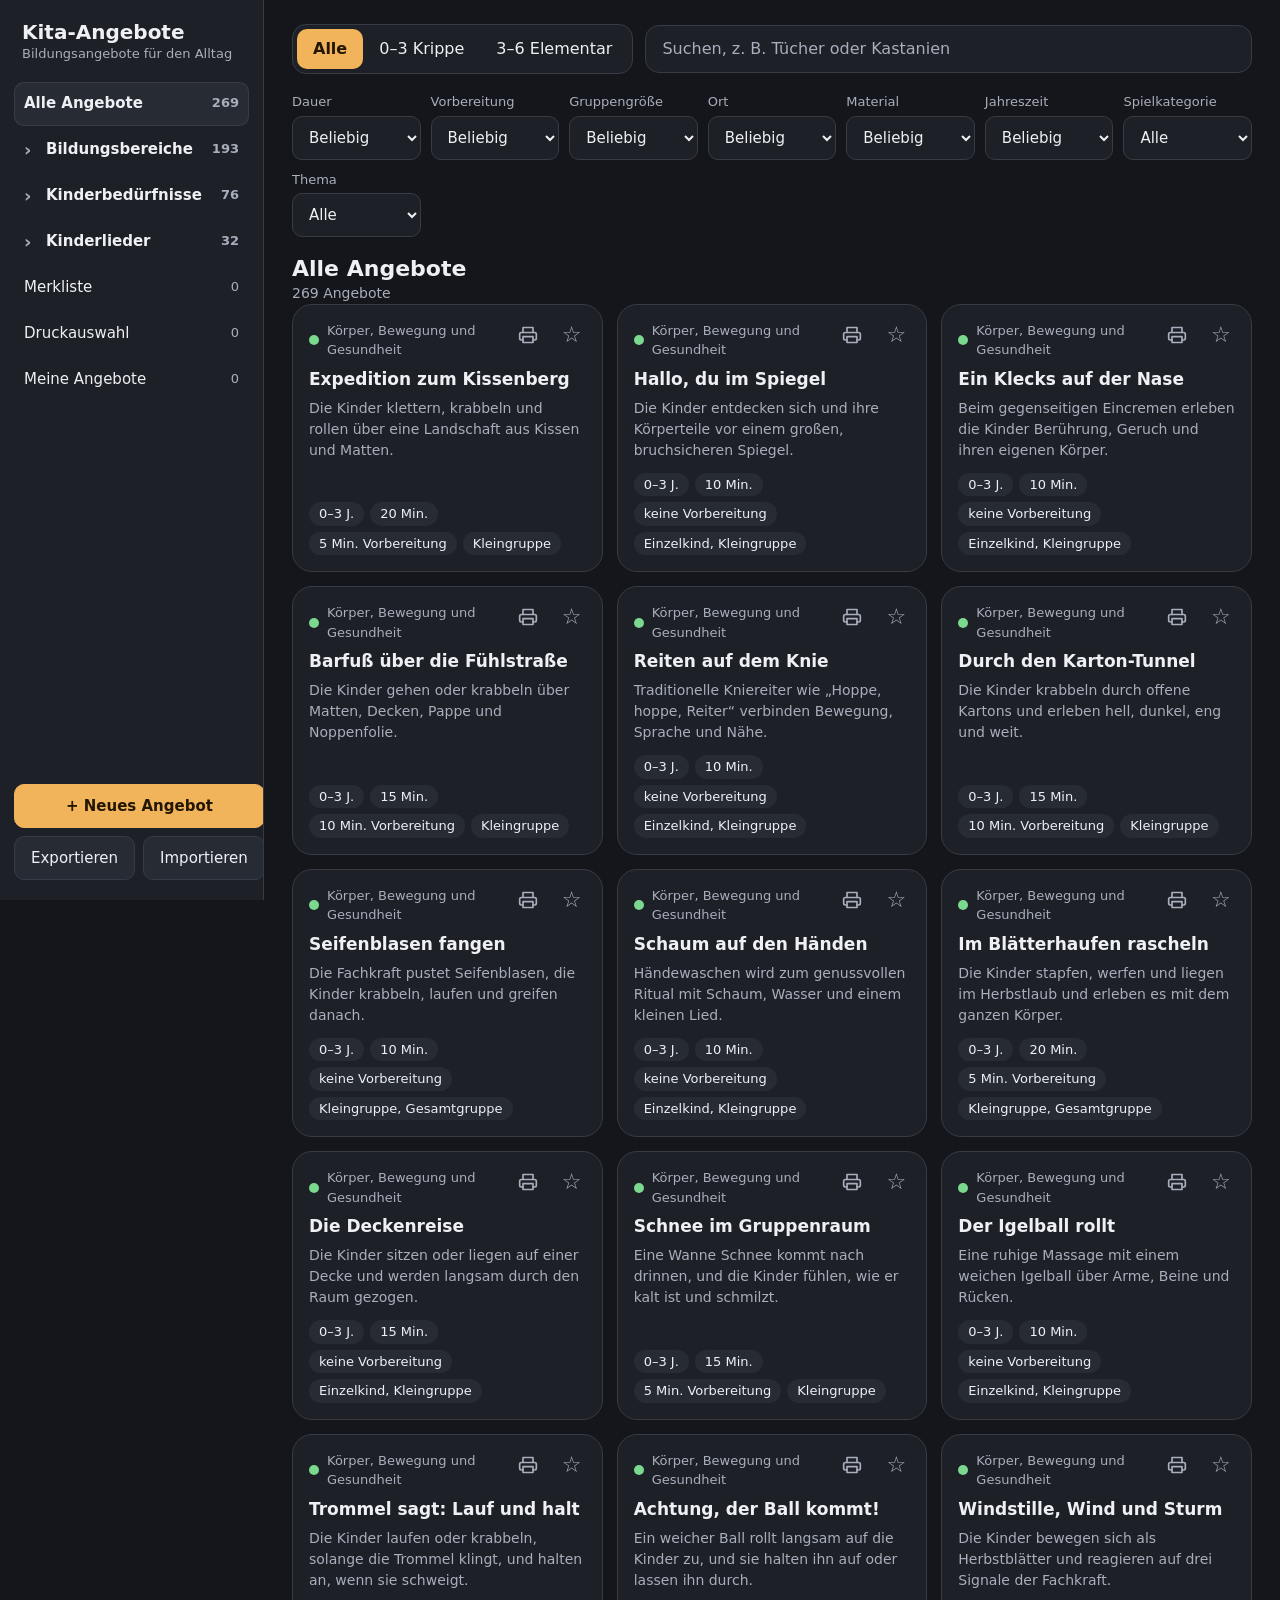
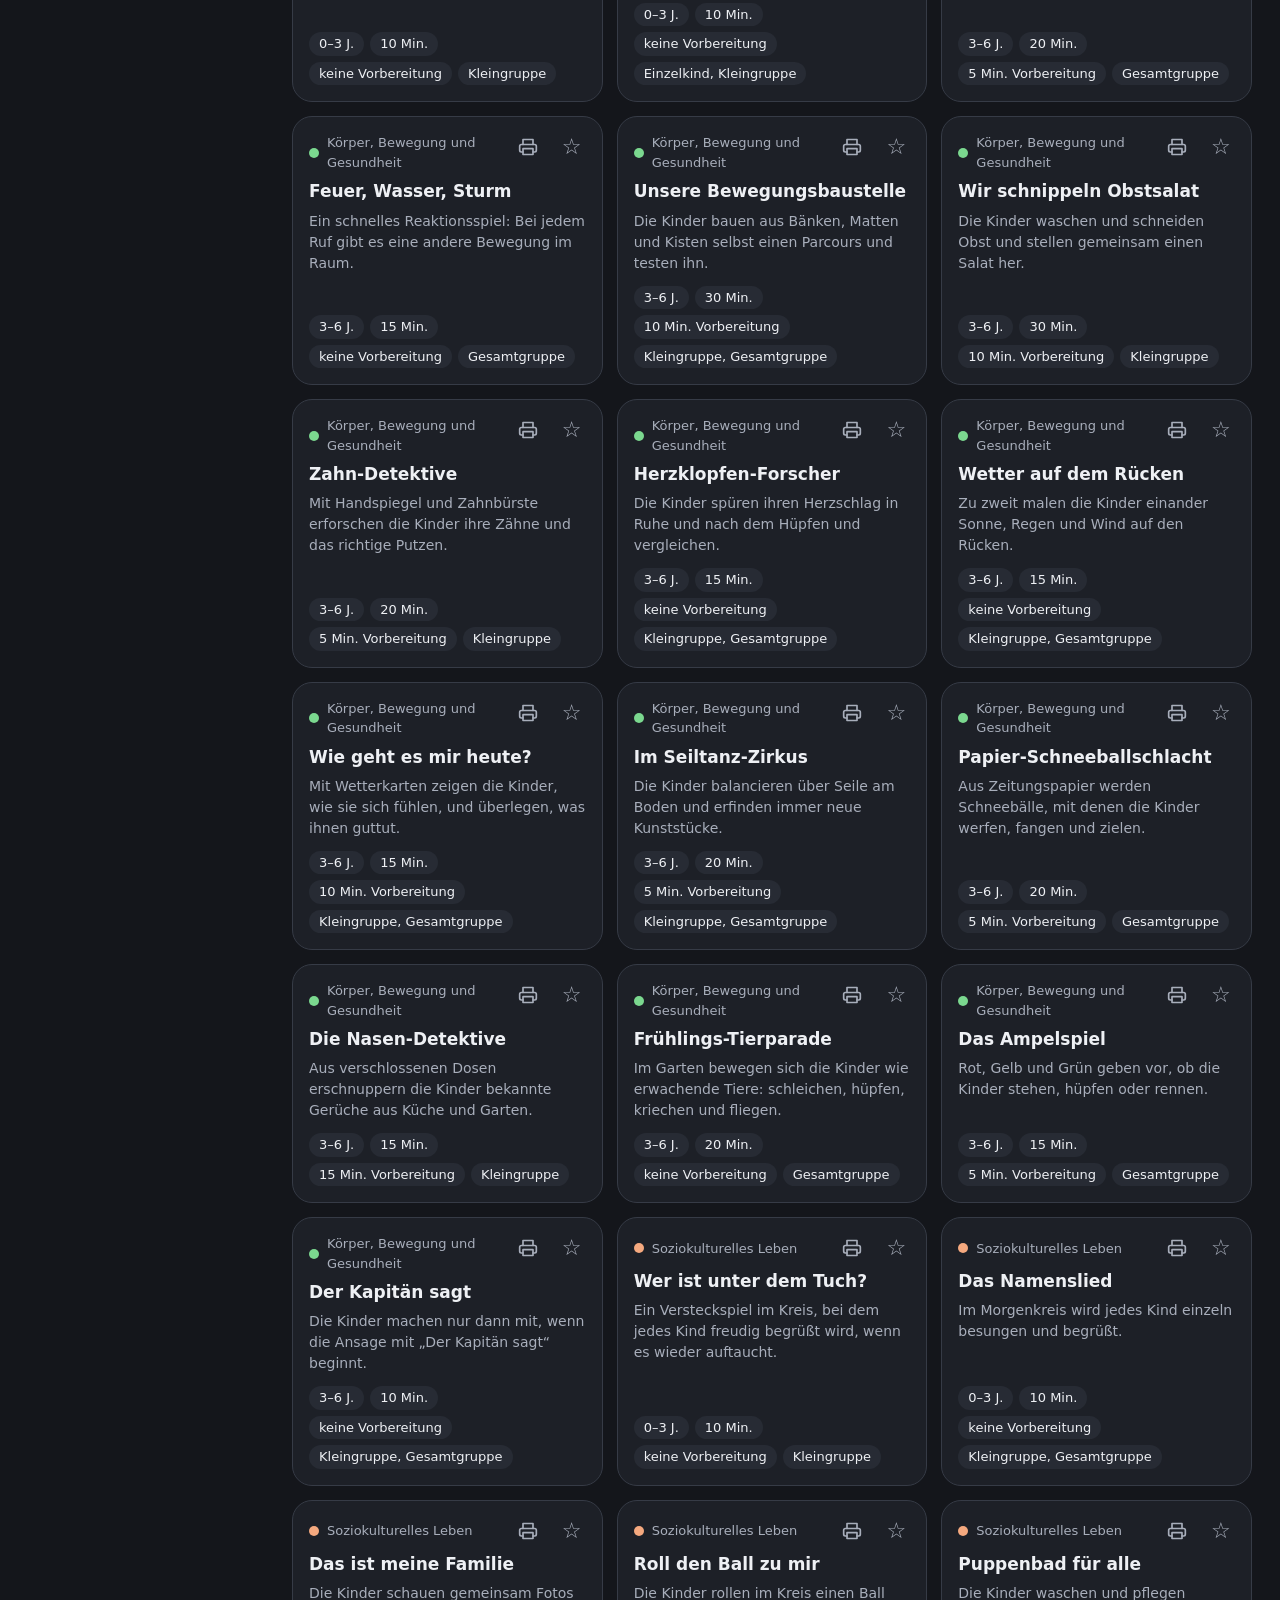
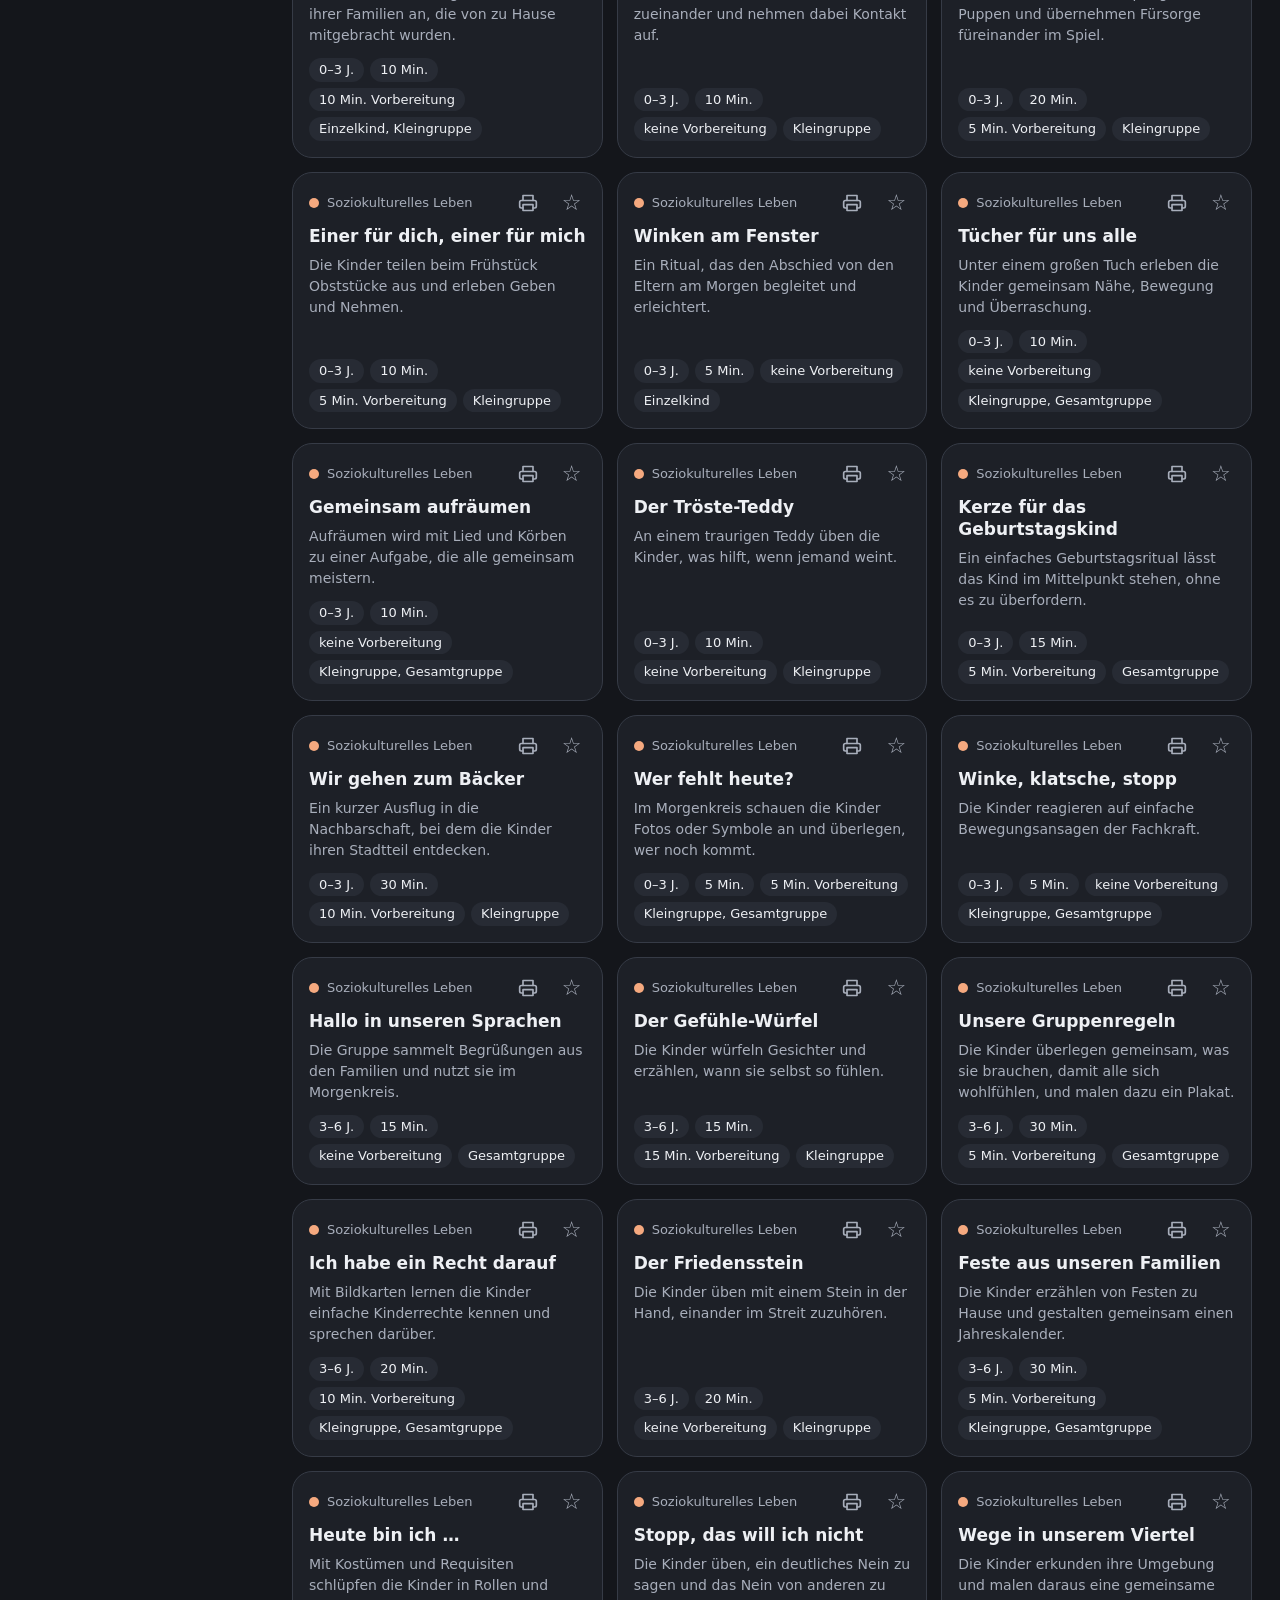
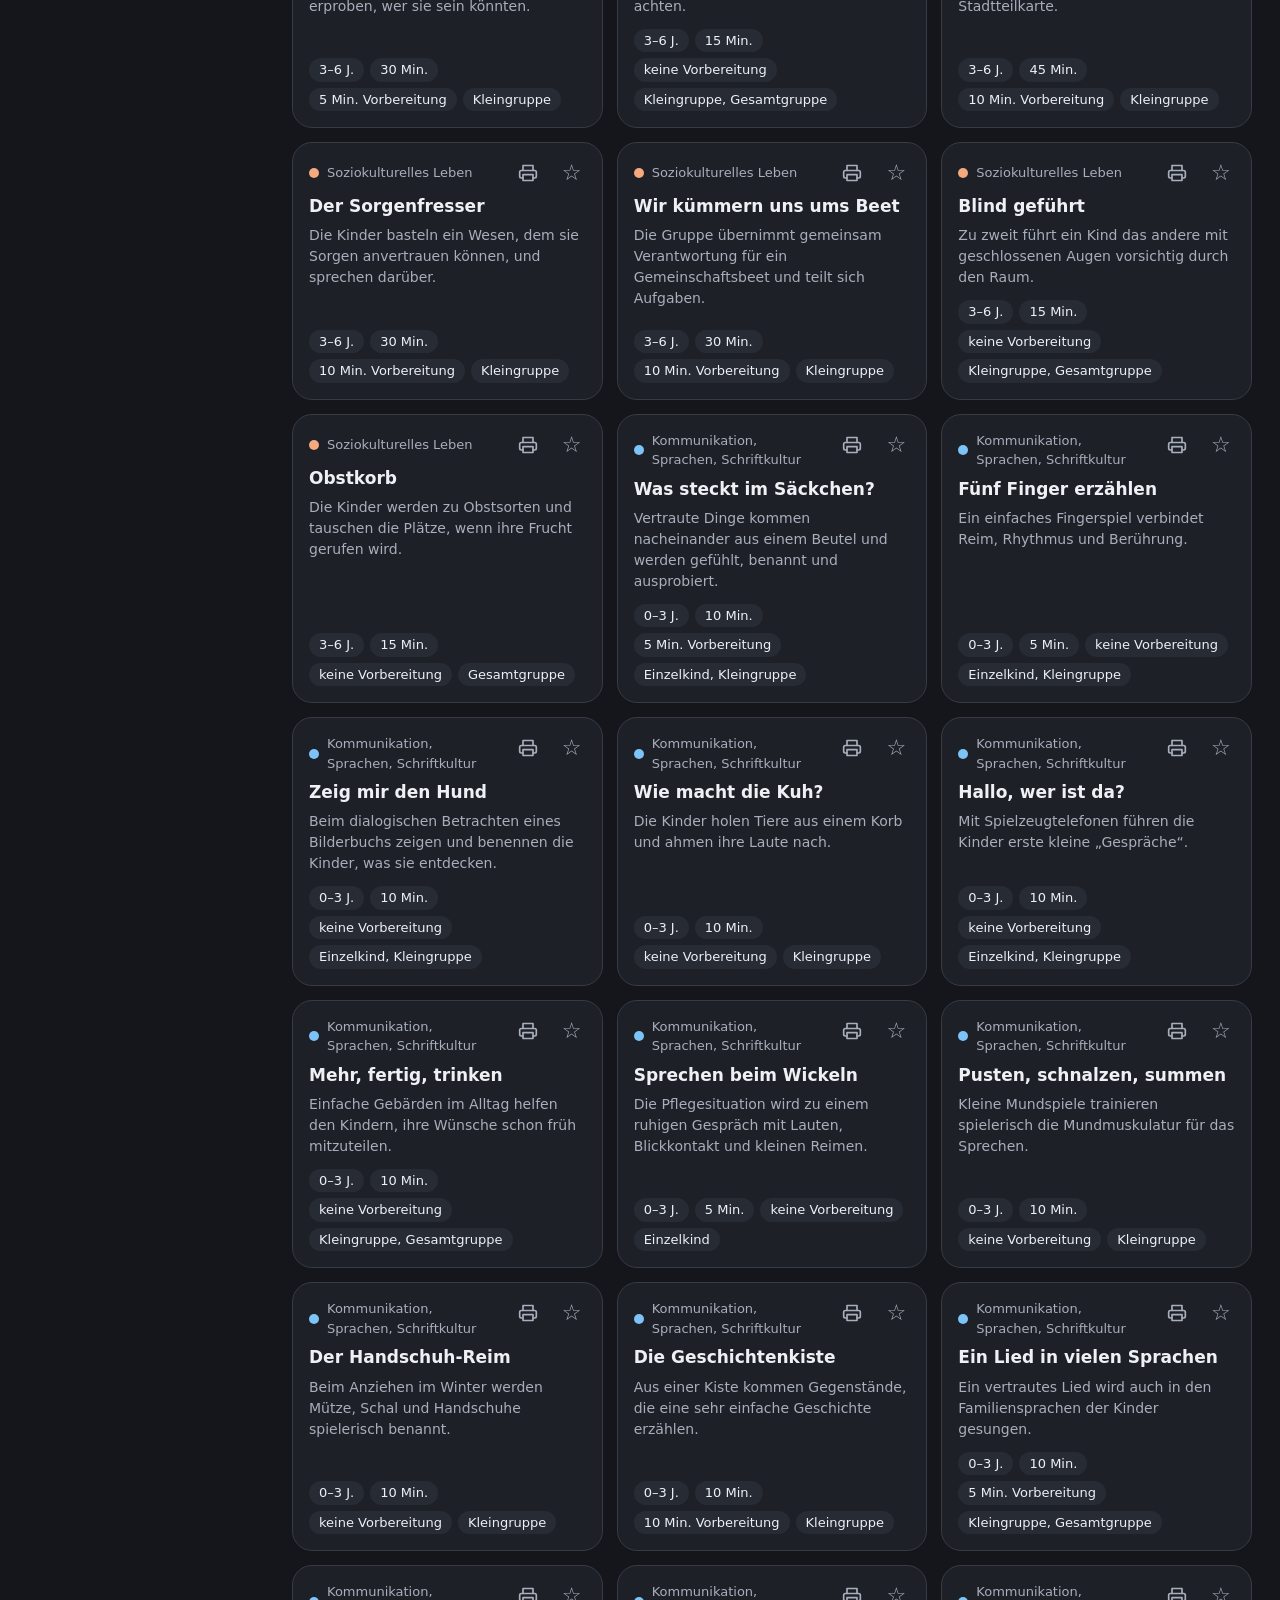
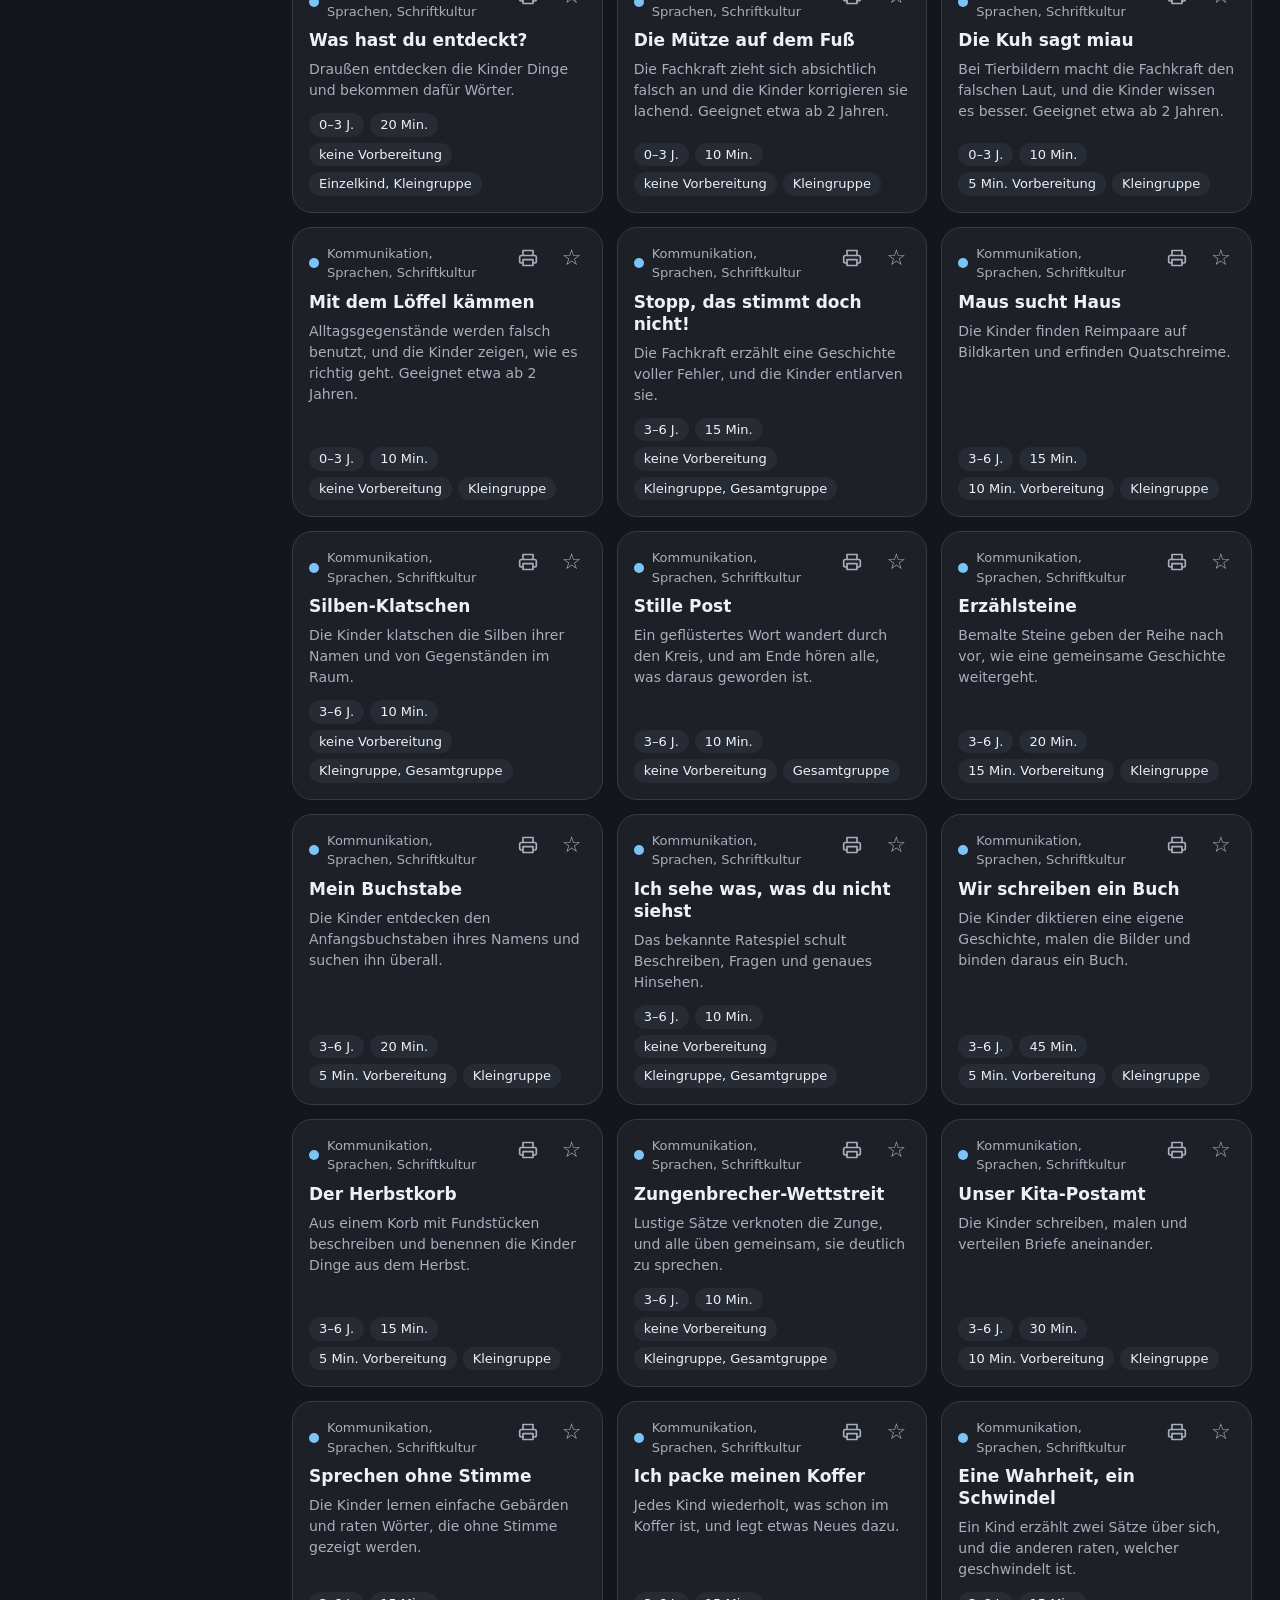
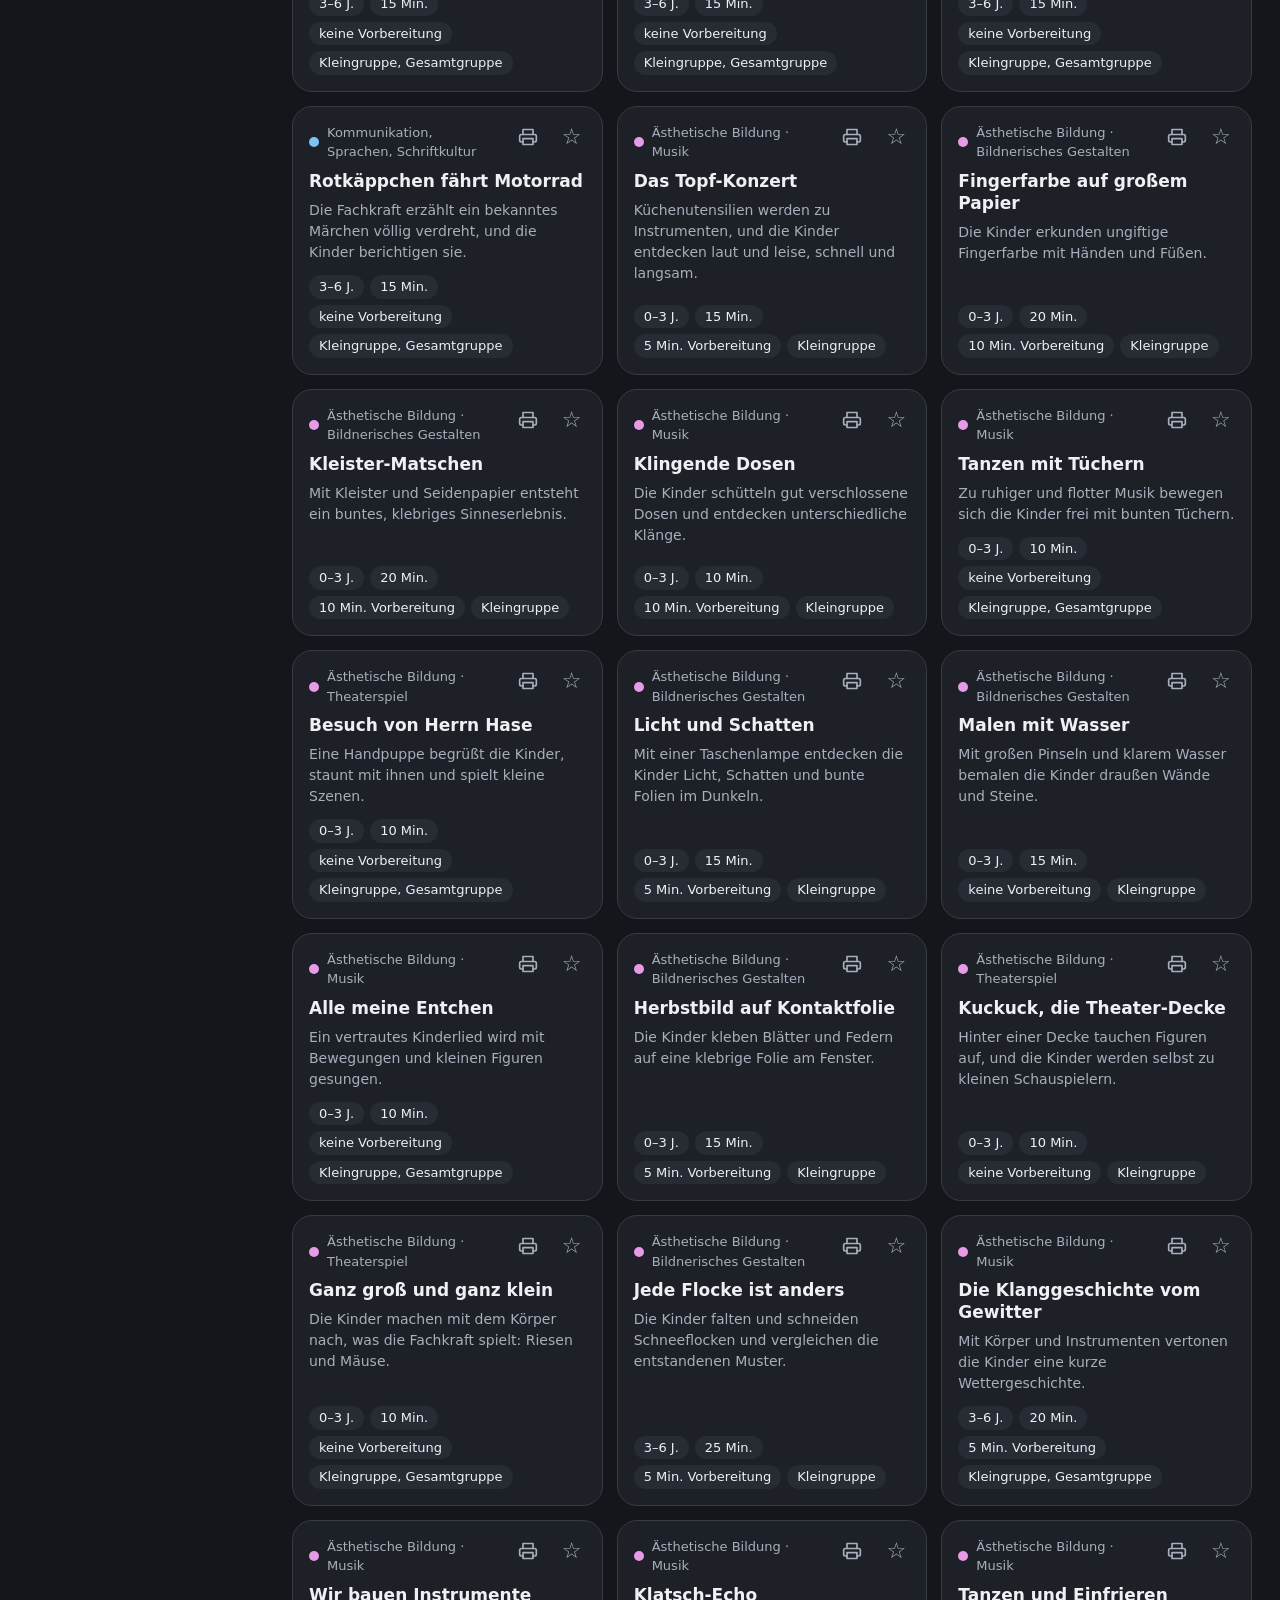
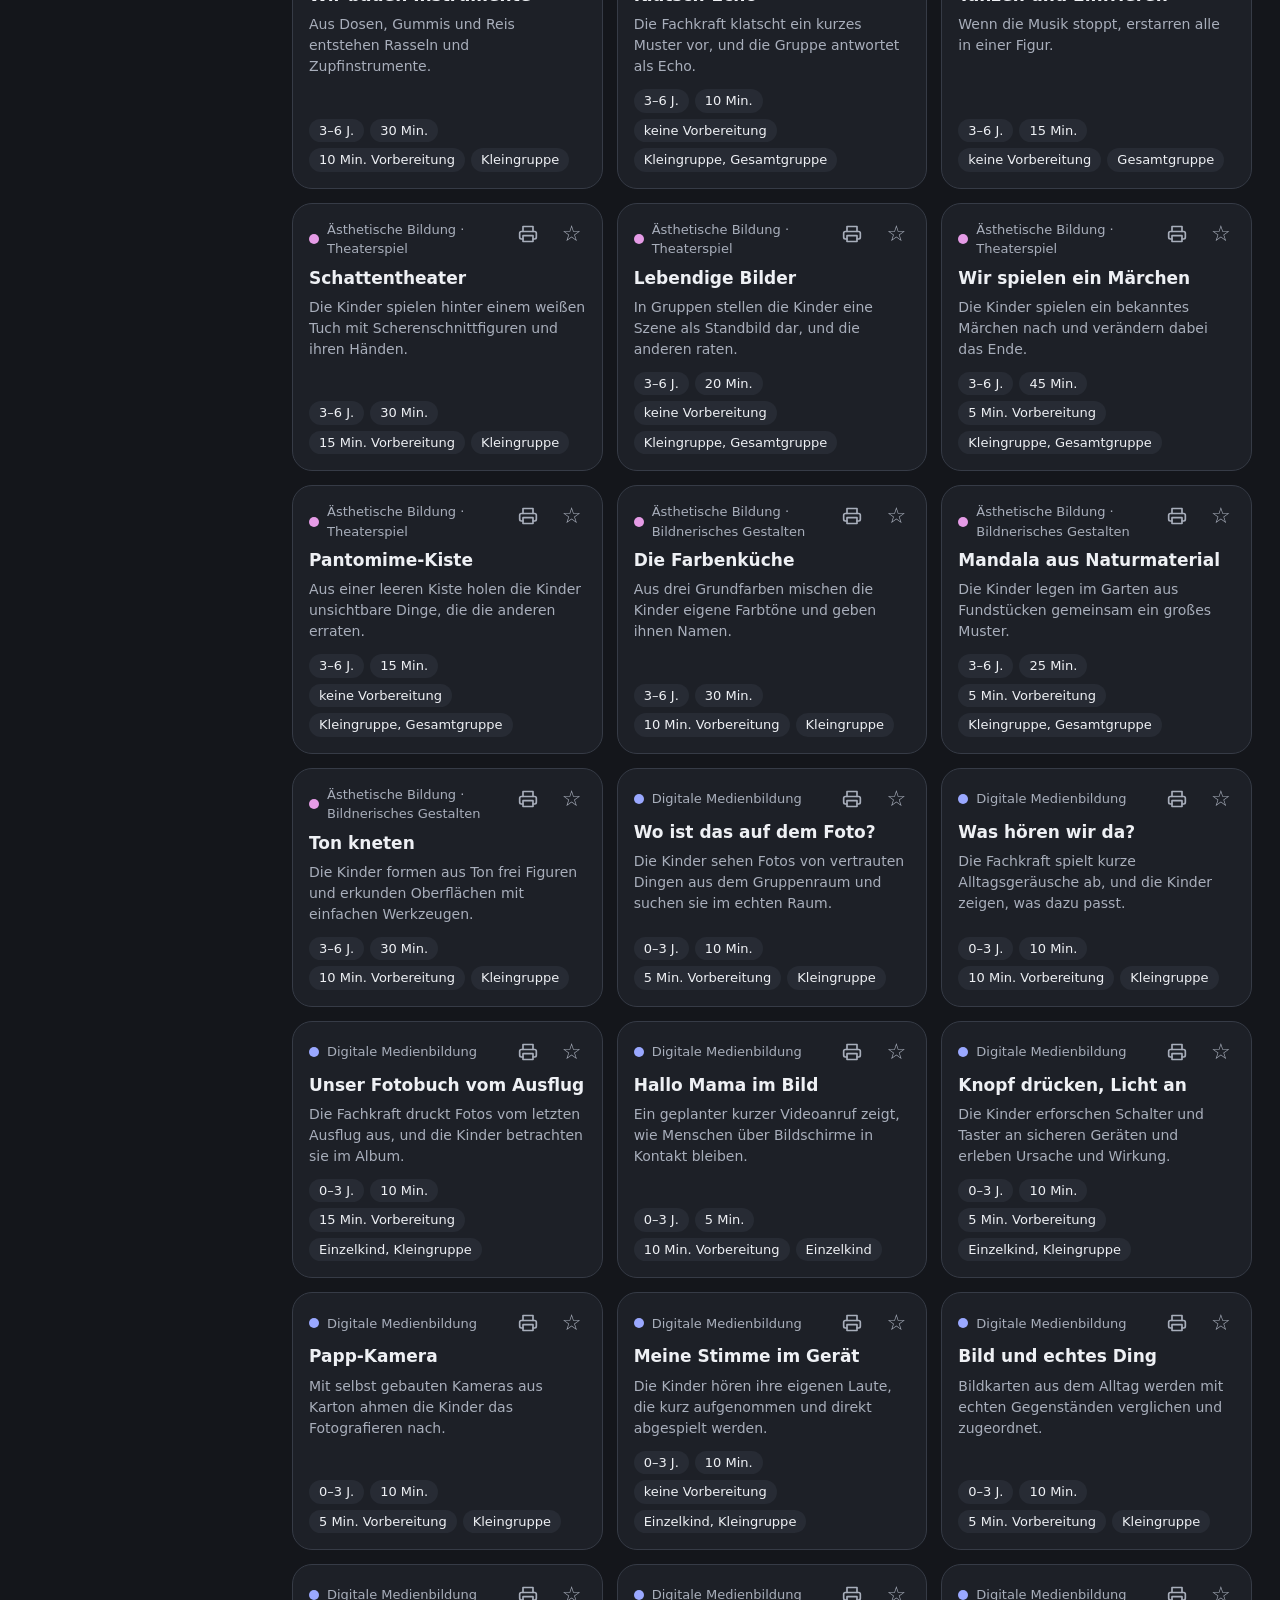
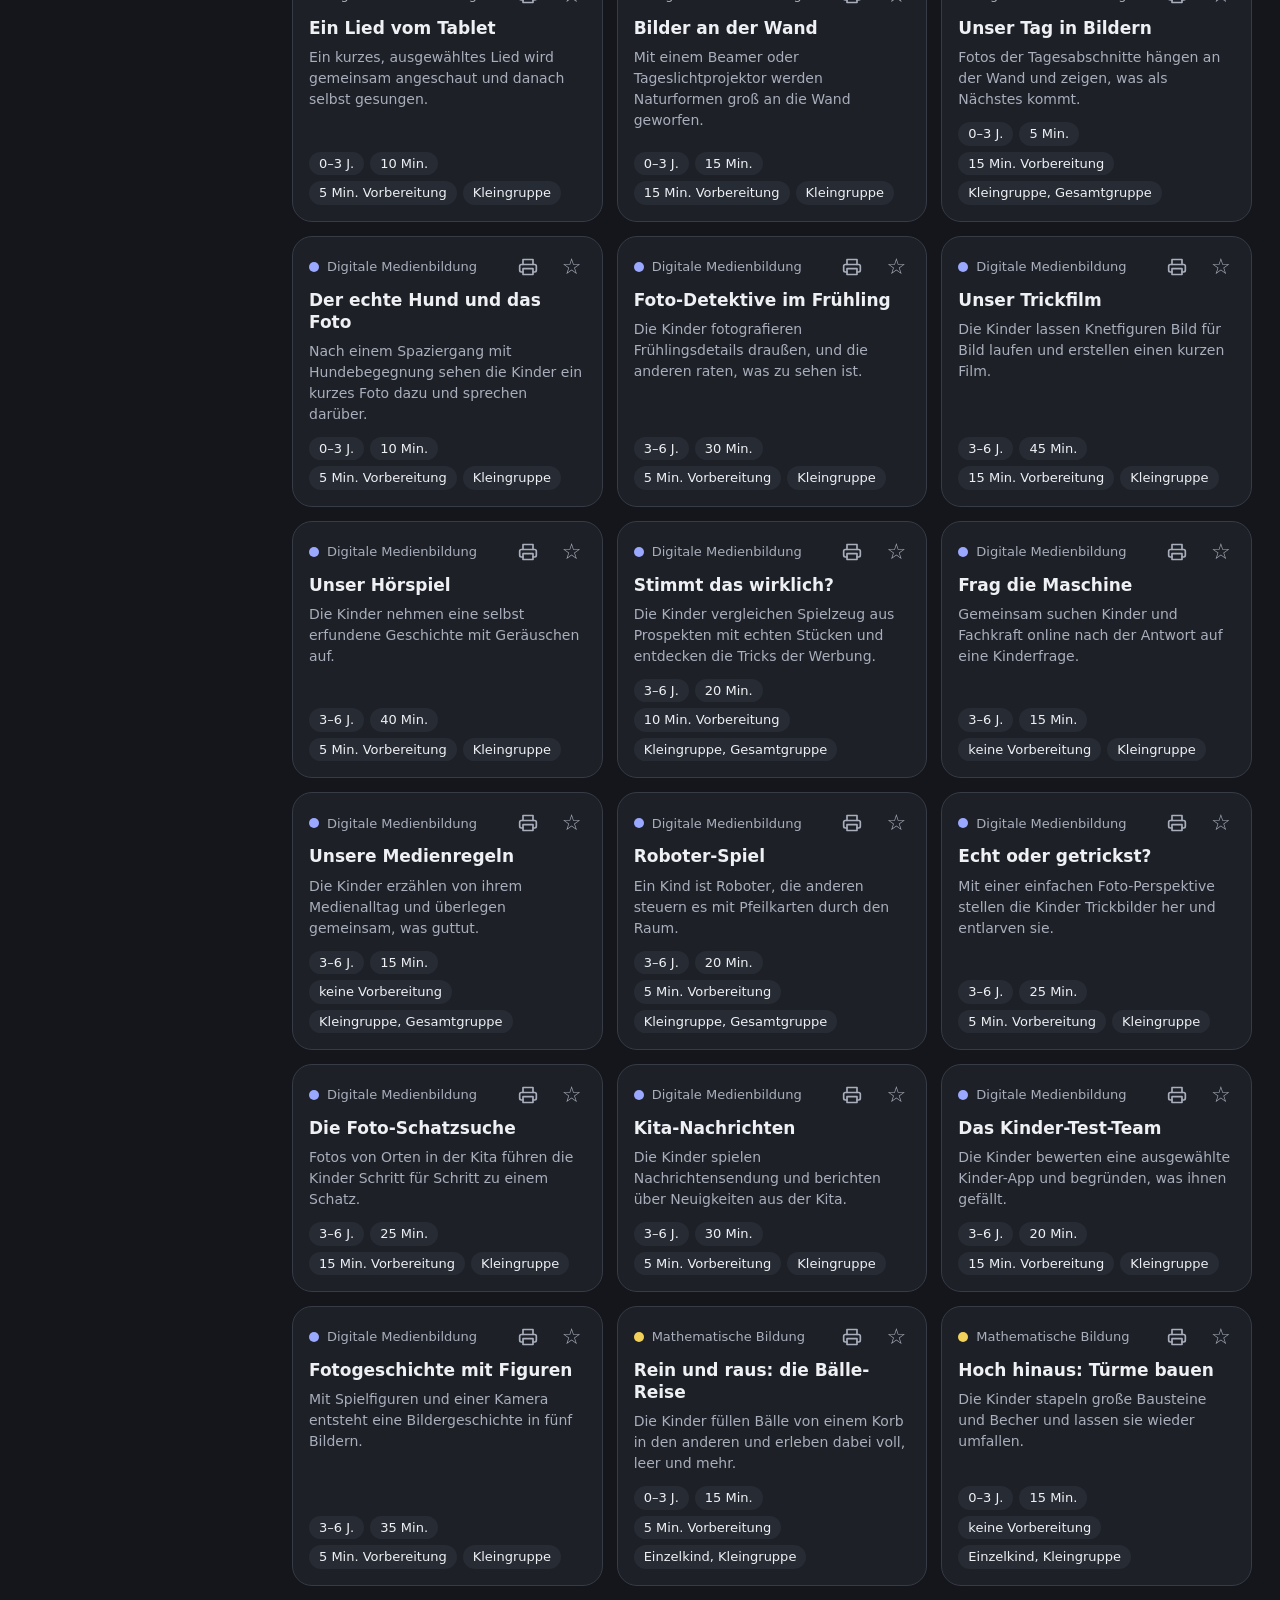
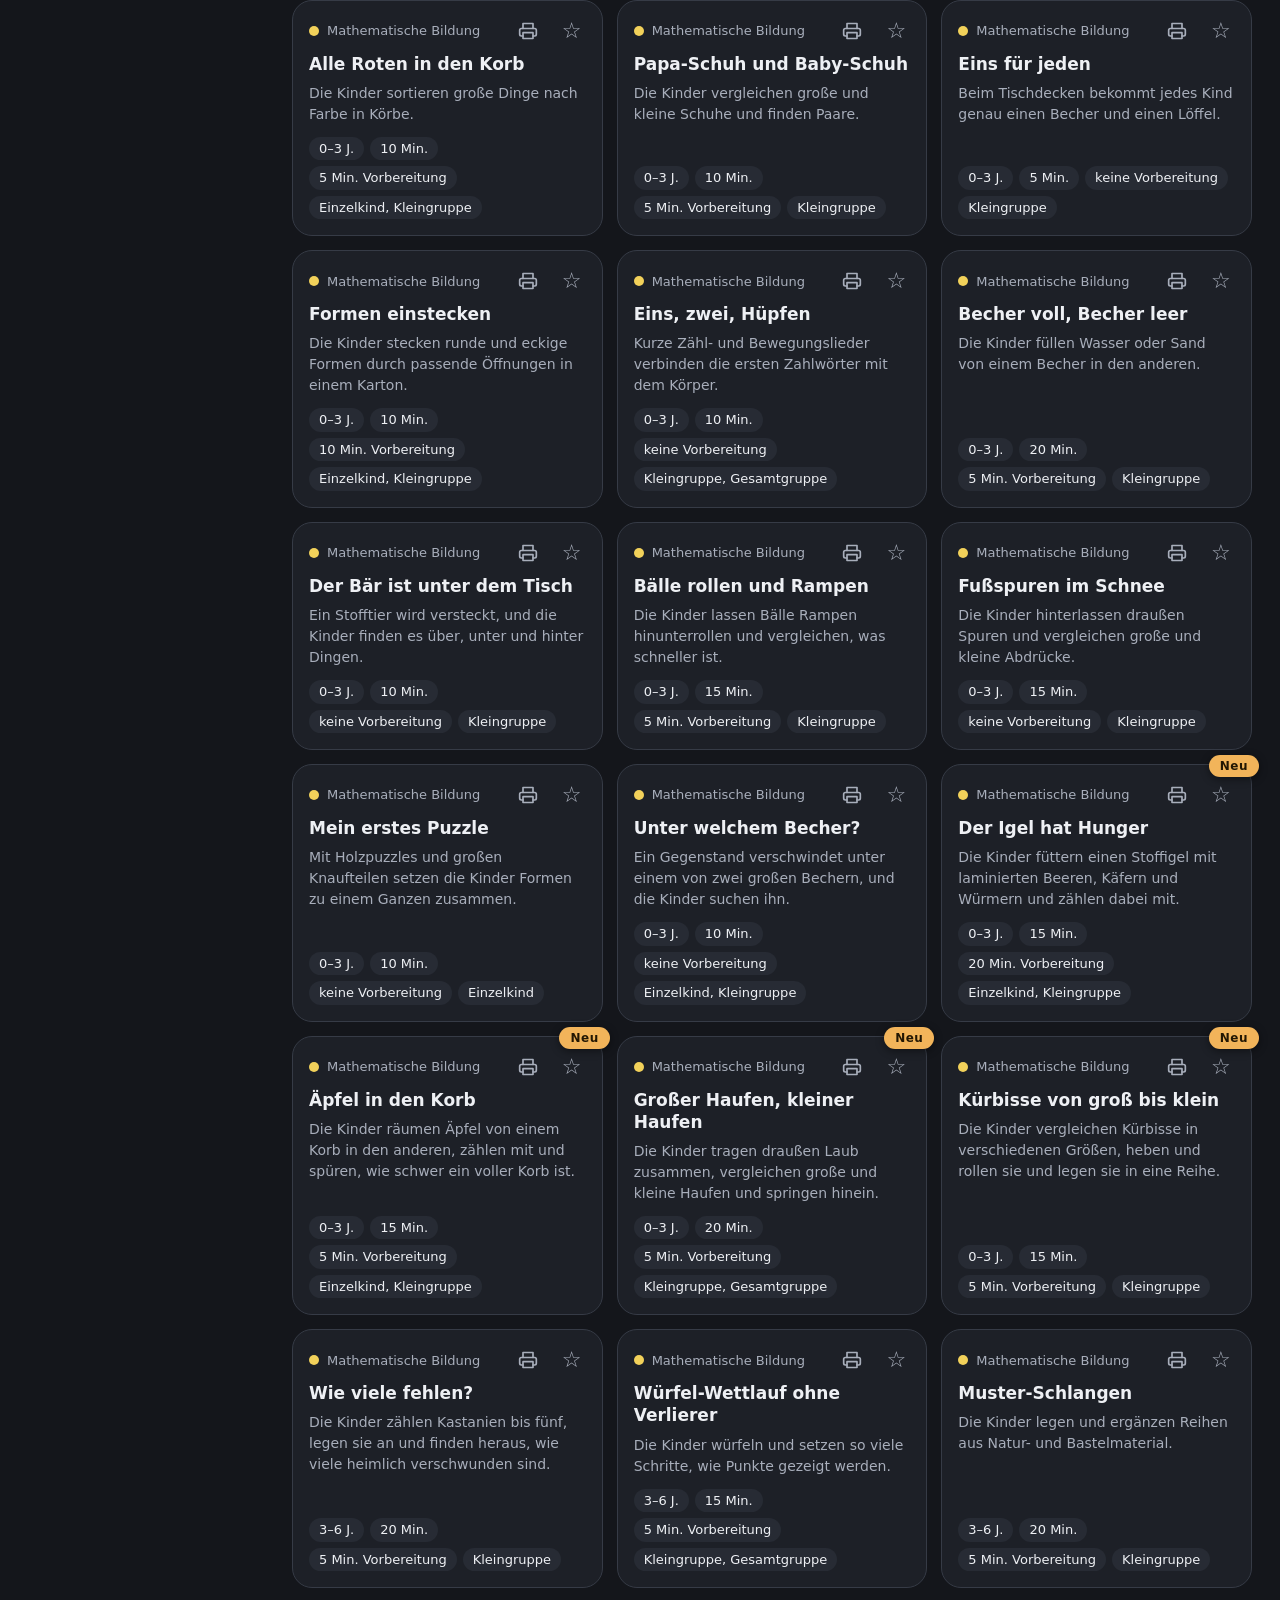
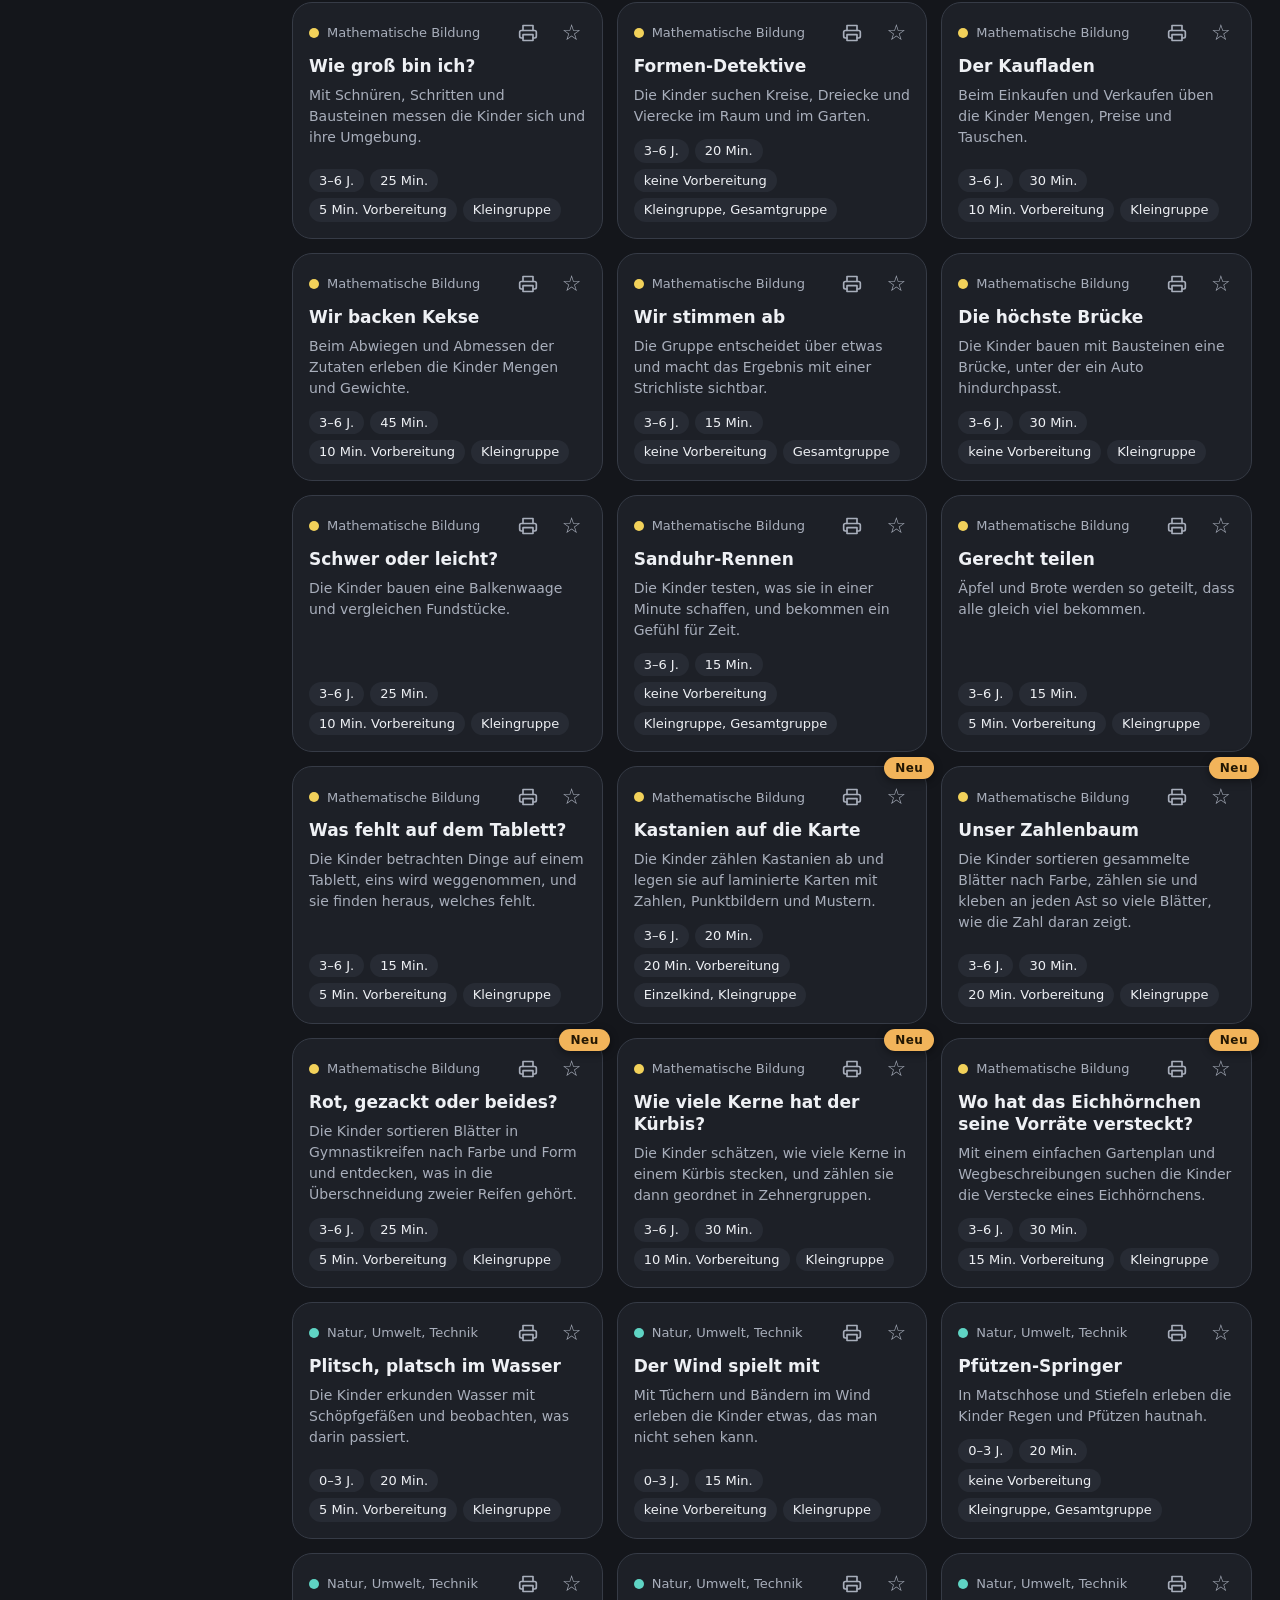
<file: index.html>
<!doctype html>
<html lang="de">
<!-- Stand: 2026-11-05 -->
<head>
  <meta charset="utf-8">
  <meta name="viewport" content="width=device-width, initial-scale=1">
  <meta name="robots" content="noindex, nofollow">
  <title>Kita-Angebote</title>
  <link rel="stylesheet" href="styles.css">
</head>
<body>
  <div class="app">
    <aside class="sidebar" id="sidebar" aria-label="Navigation"></aside>
    <main class="main" id="view"></main>
  </div>
  <div id="druck"></div>
  <input type="file" id="importFile" accept=".json,application/json" hidden>
  <div class="toast" id="toast" role="status" aria-live="polite"></div>
  <script src="angebote.js"></script>
  <script src="daten/kurzform.js"></script>
  <script src="daten/koerper.js"></script>
  <script src="daten/sozio.js"></script>
  <script src="daten/sprache.js"></script>
  <script src="daten/aesthetik.js"></script>
  <script src="daten/medien.js"></script>
  <script src="daten/mathe.js"></script>
  <script src="daten/natur.js"></script>
  <script src="daten/kognitiv.js"></script>
  <script src="daten/koerperlich.js"></script>
  <script src="daten/sozialemotional.js"></script>
  <script src="daten/ergaenzung.js"></script>
  <script src="daten/herbst.js"></script>
  <script src="daten/lieder.js"></script>
  <script src="app.js"></script>
</body>
</html>
</file>
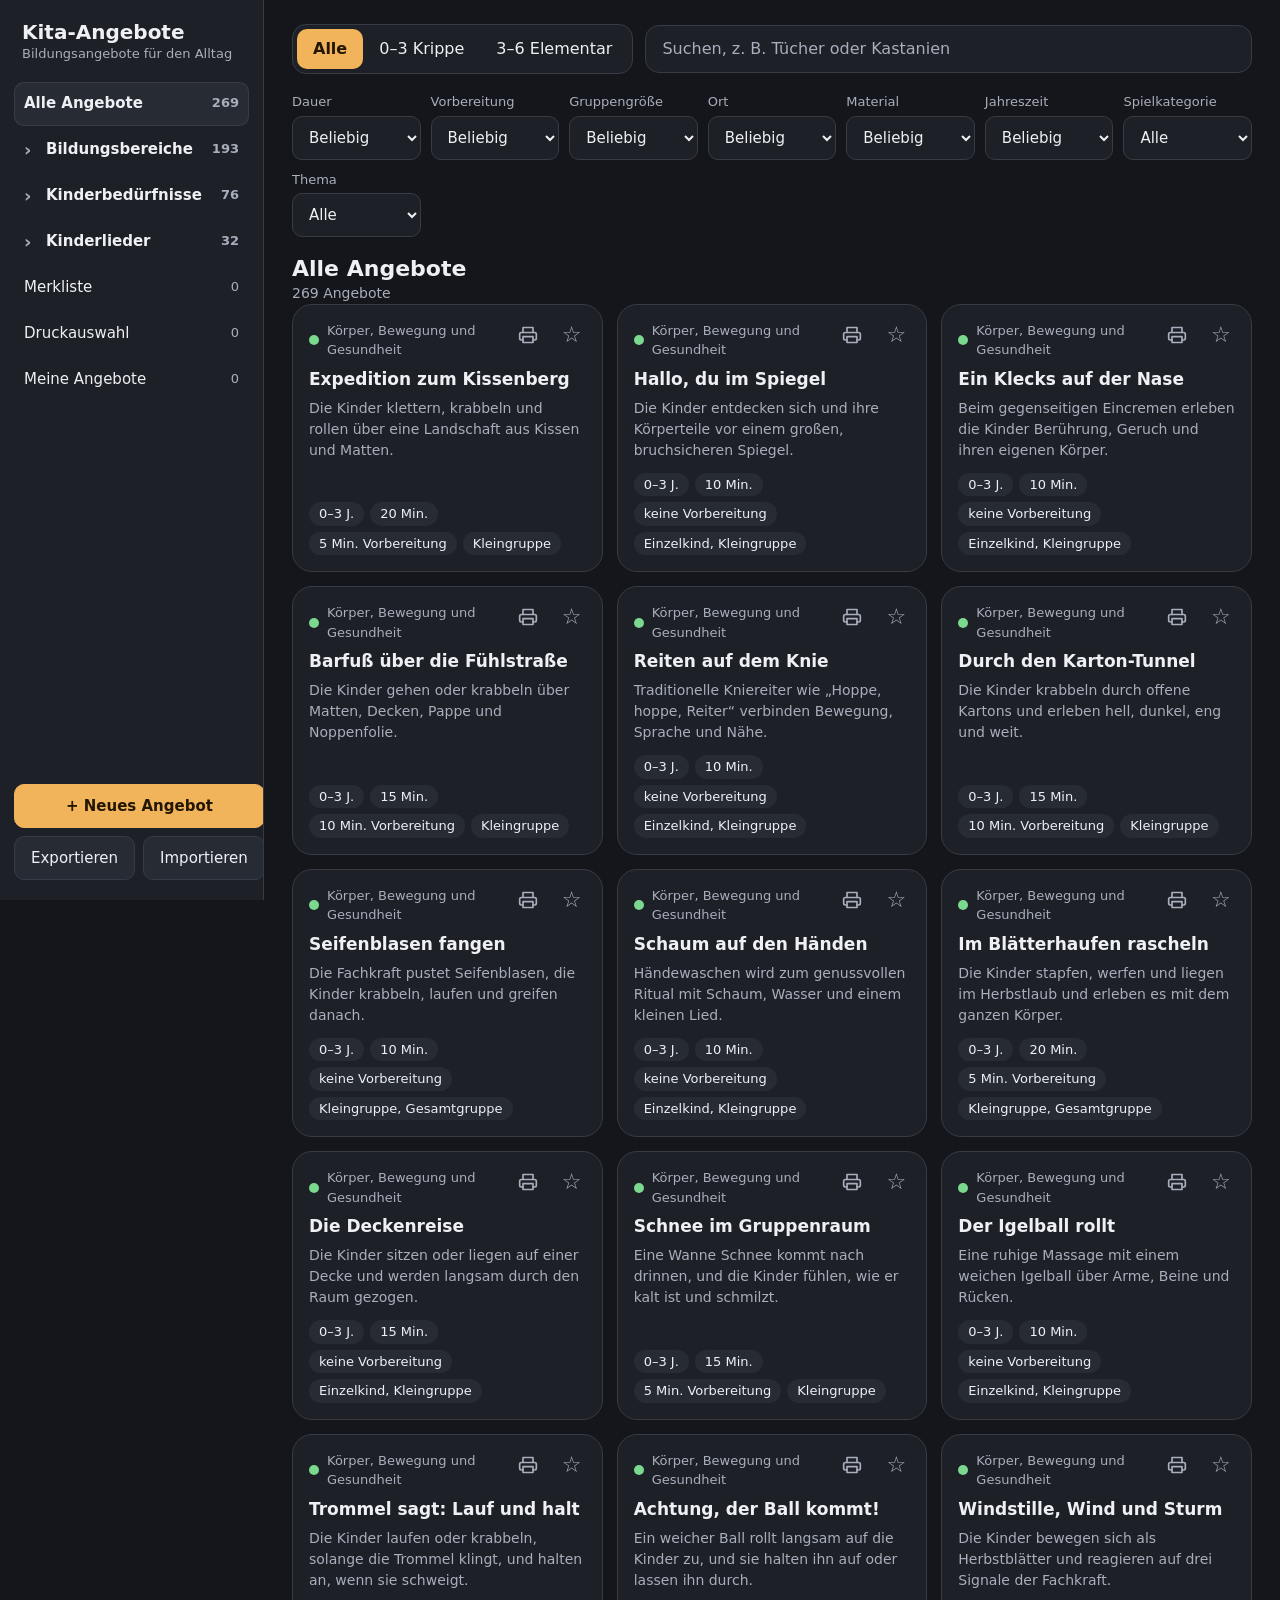
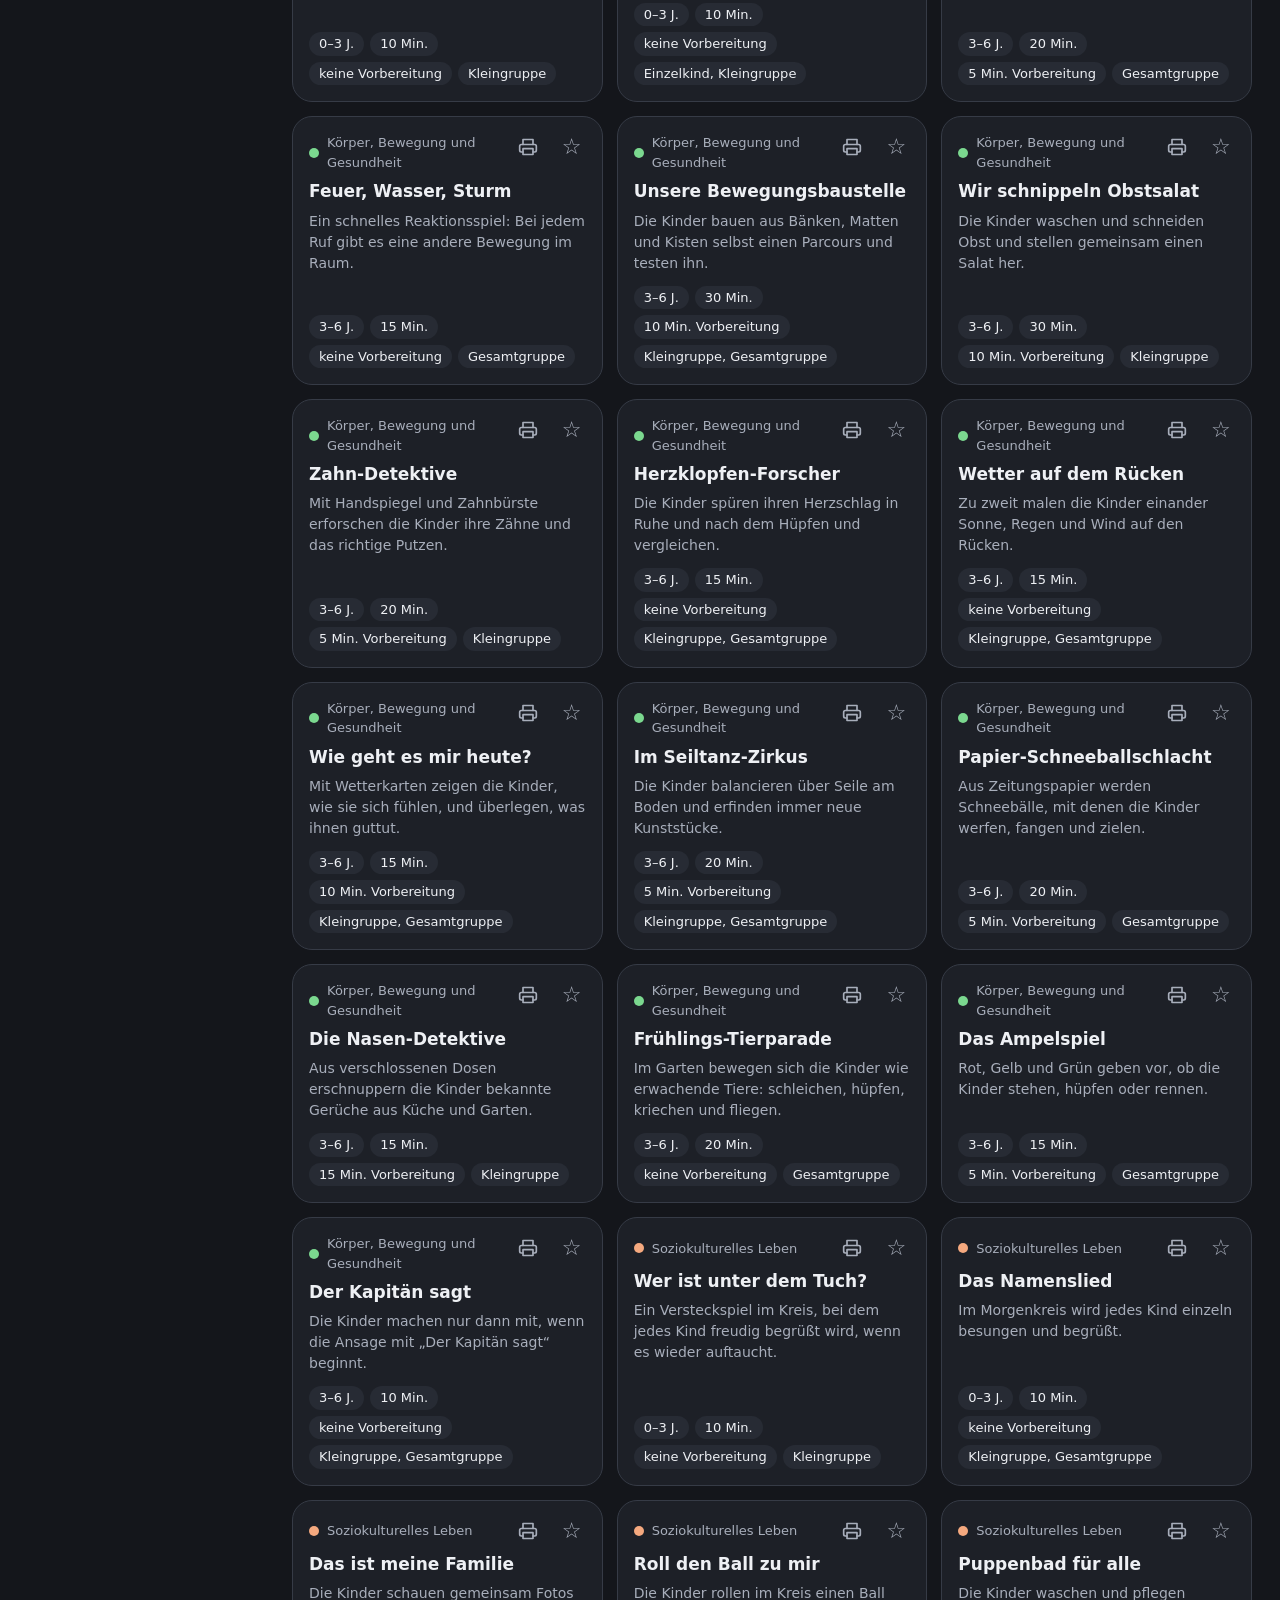
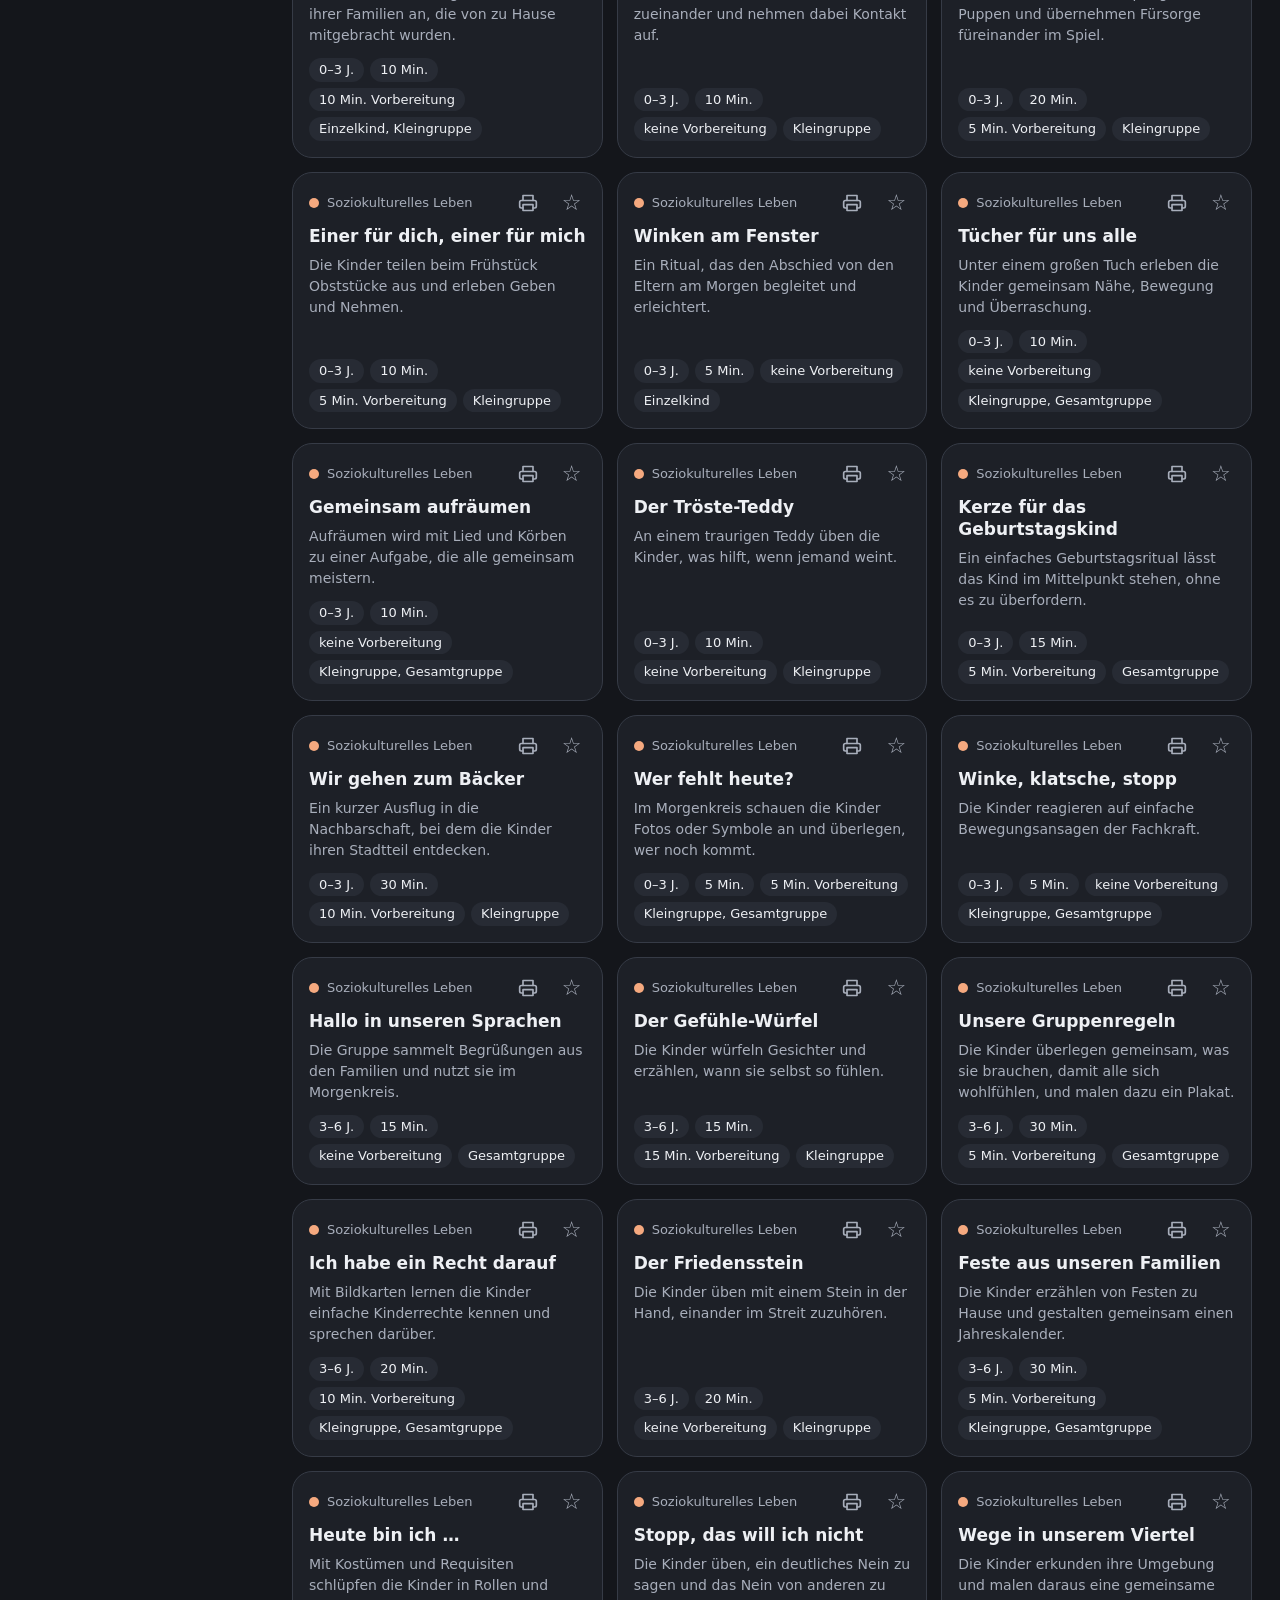
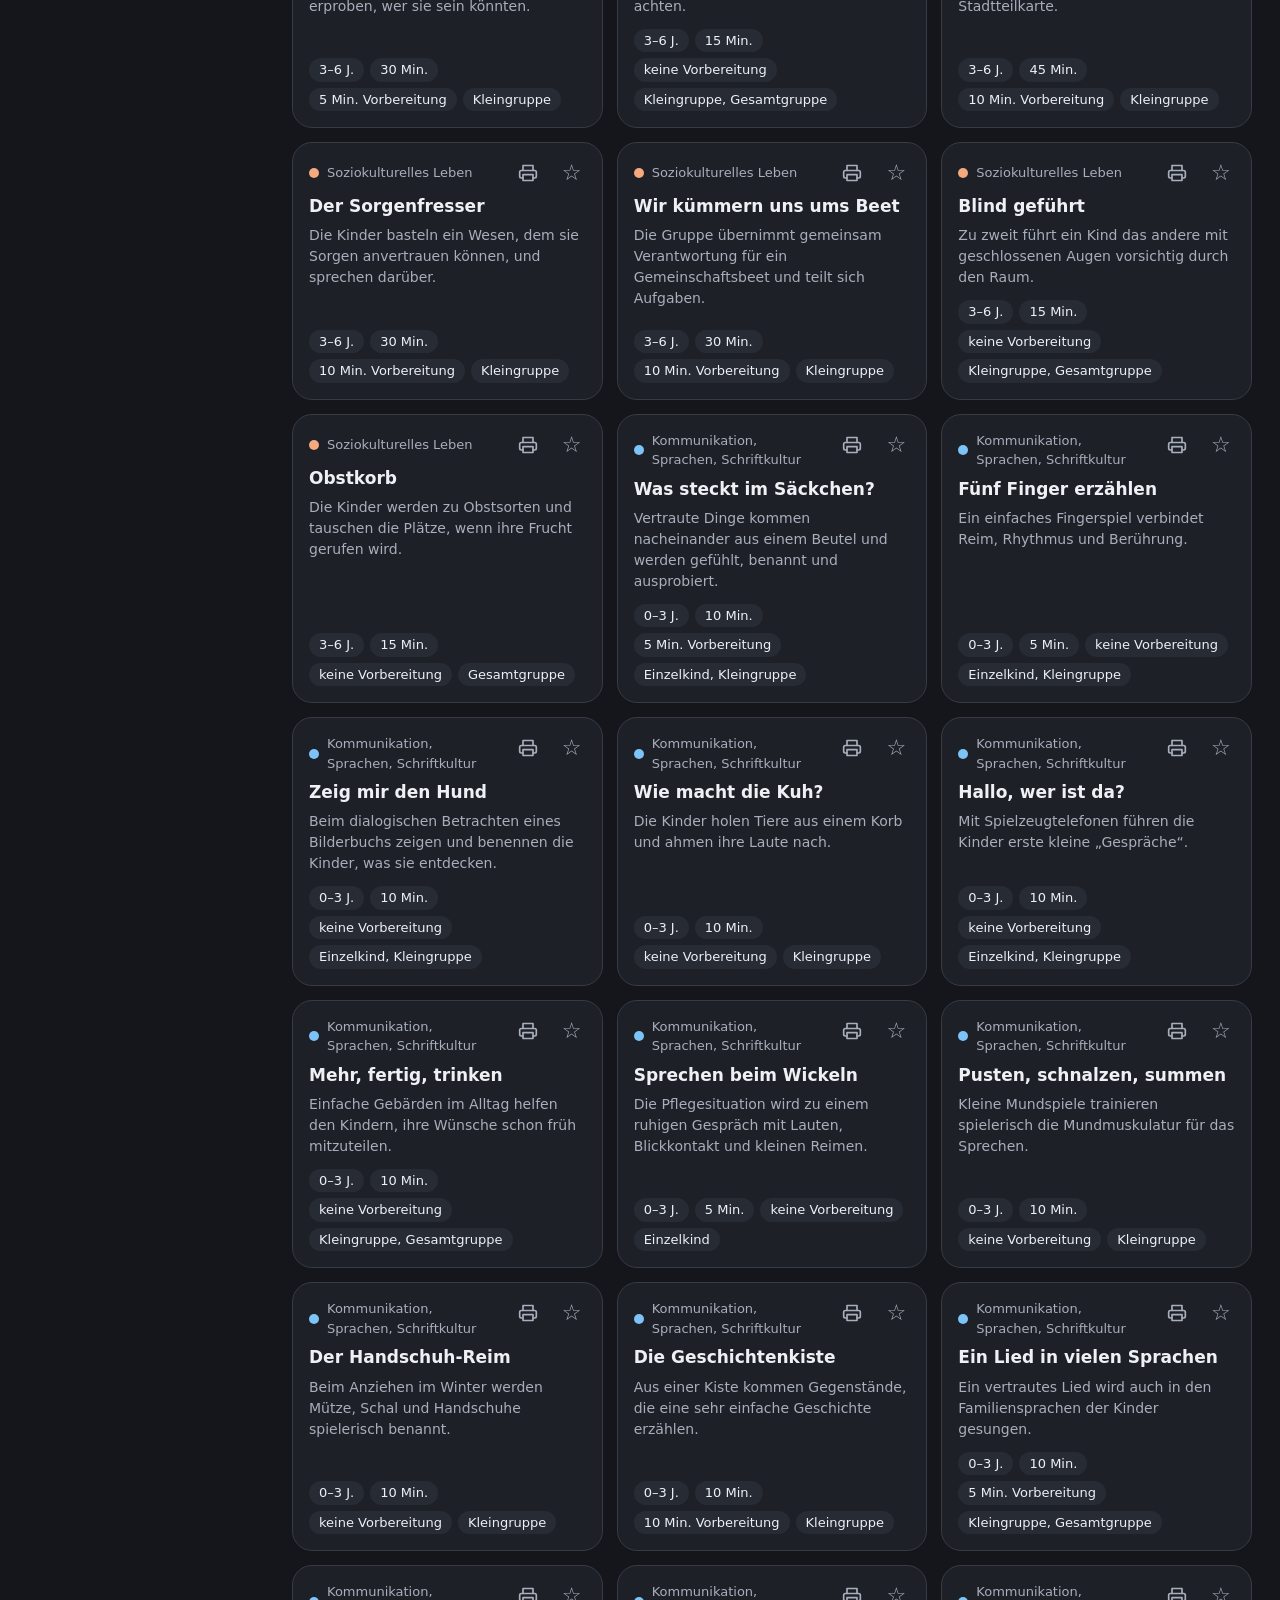
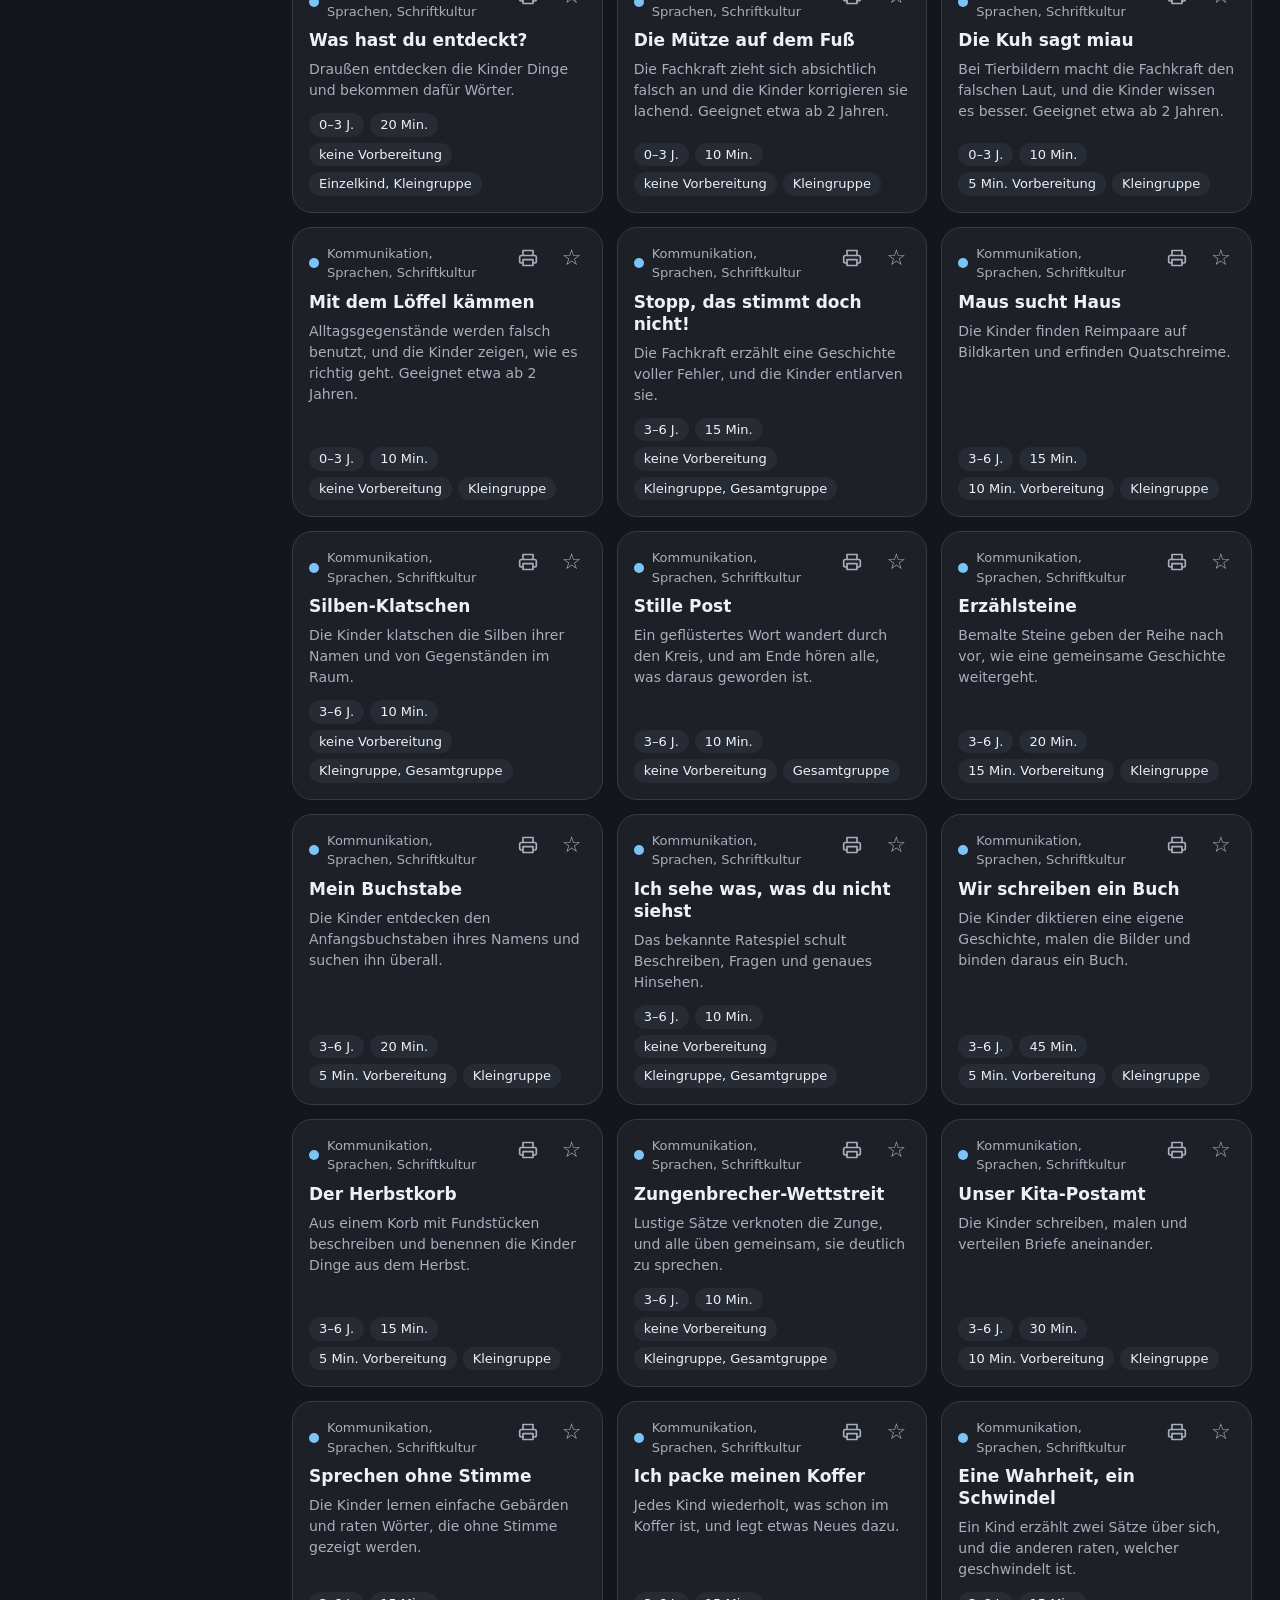
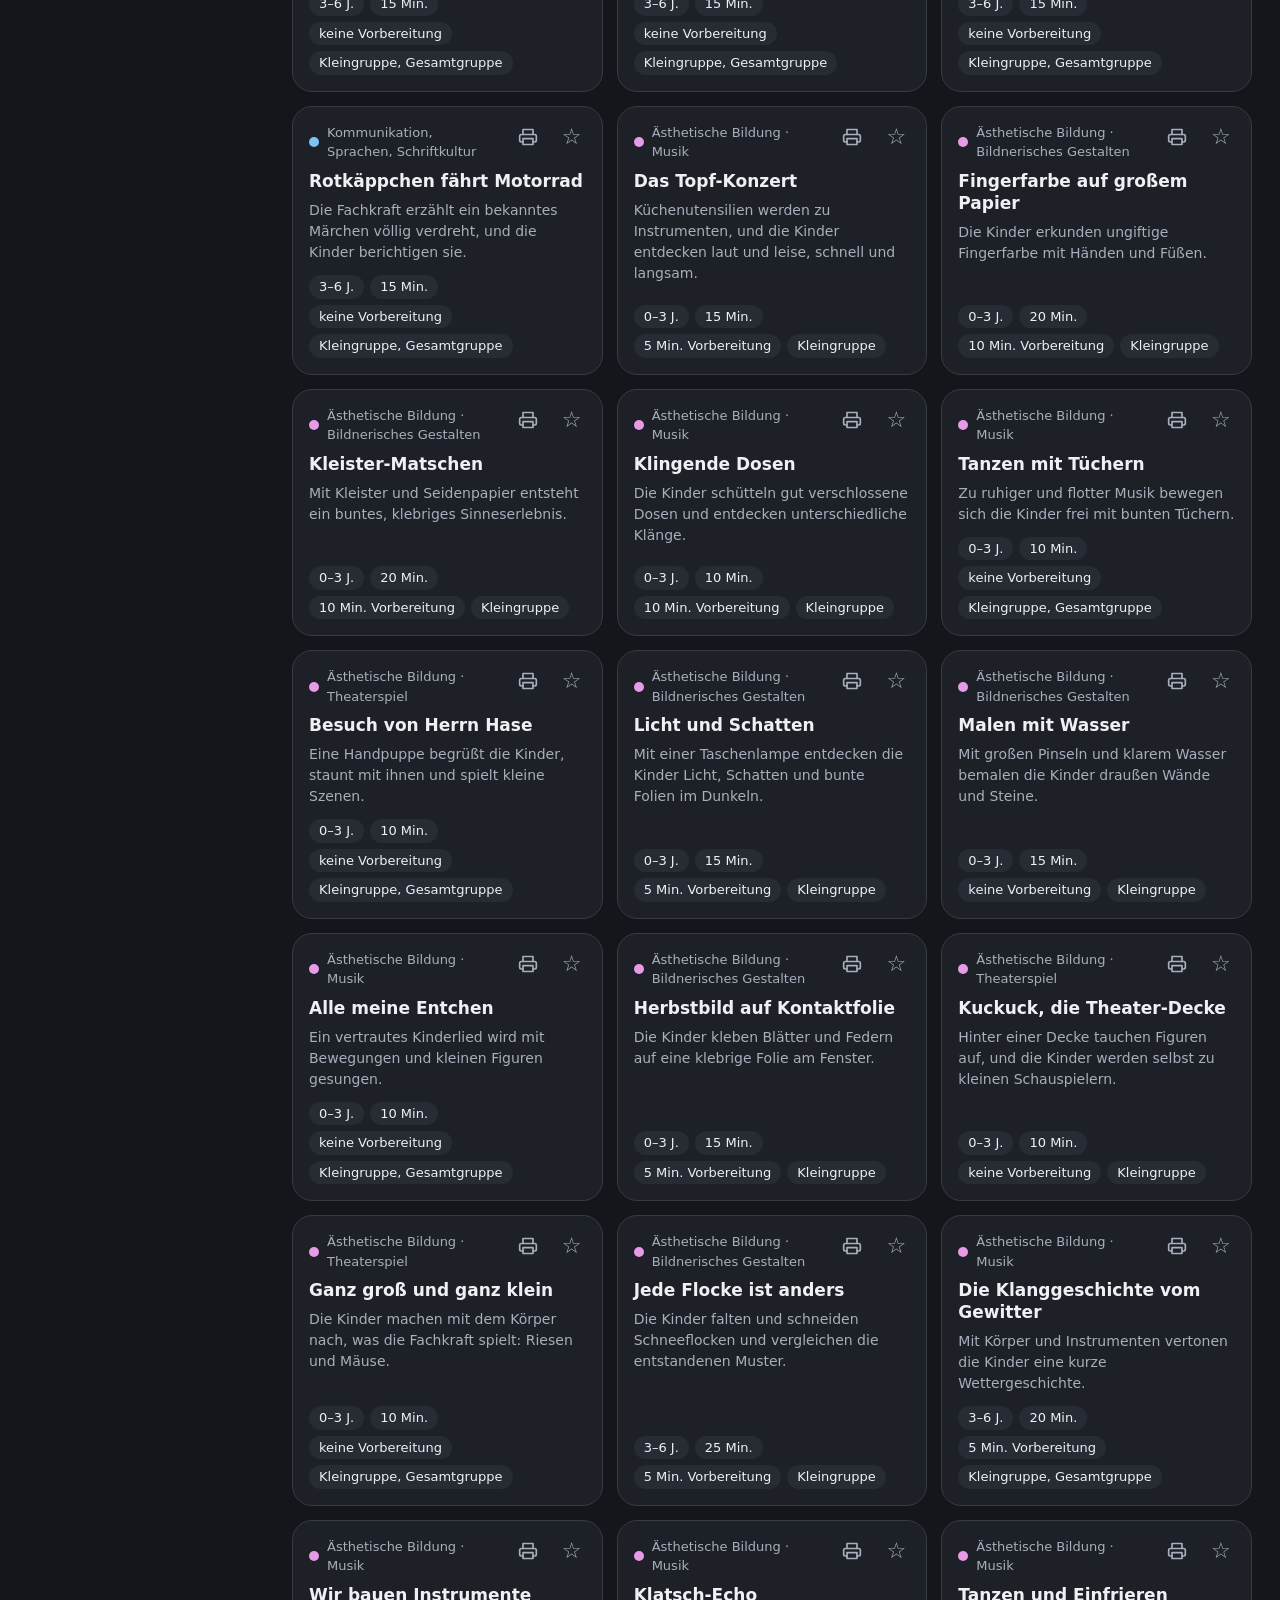
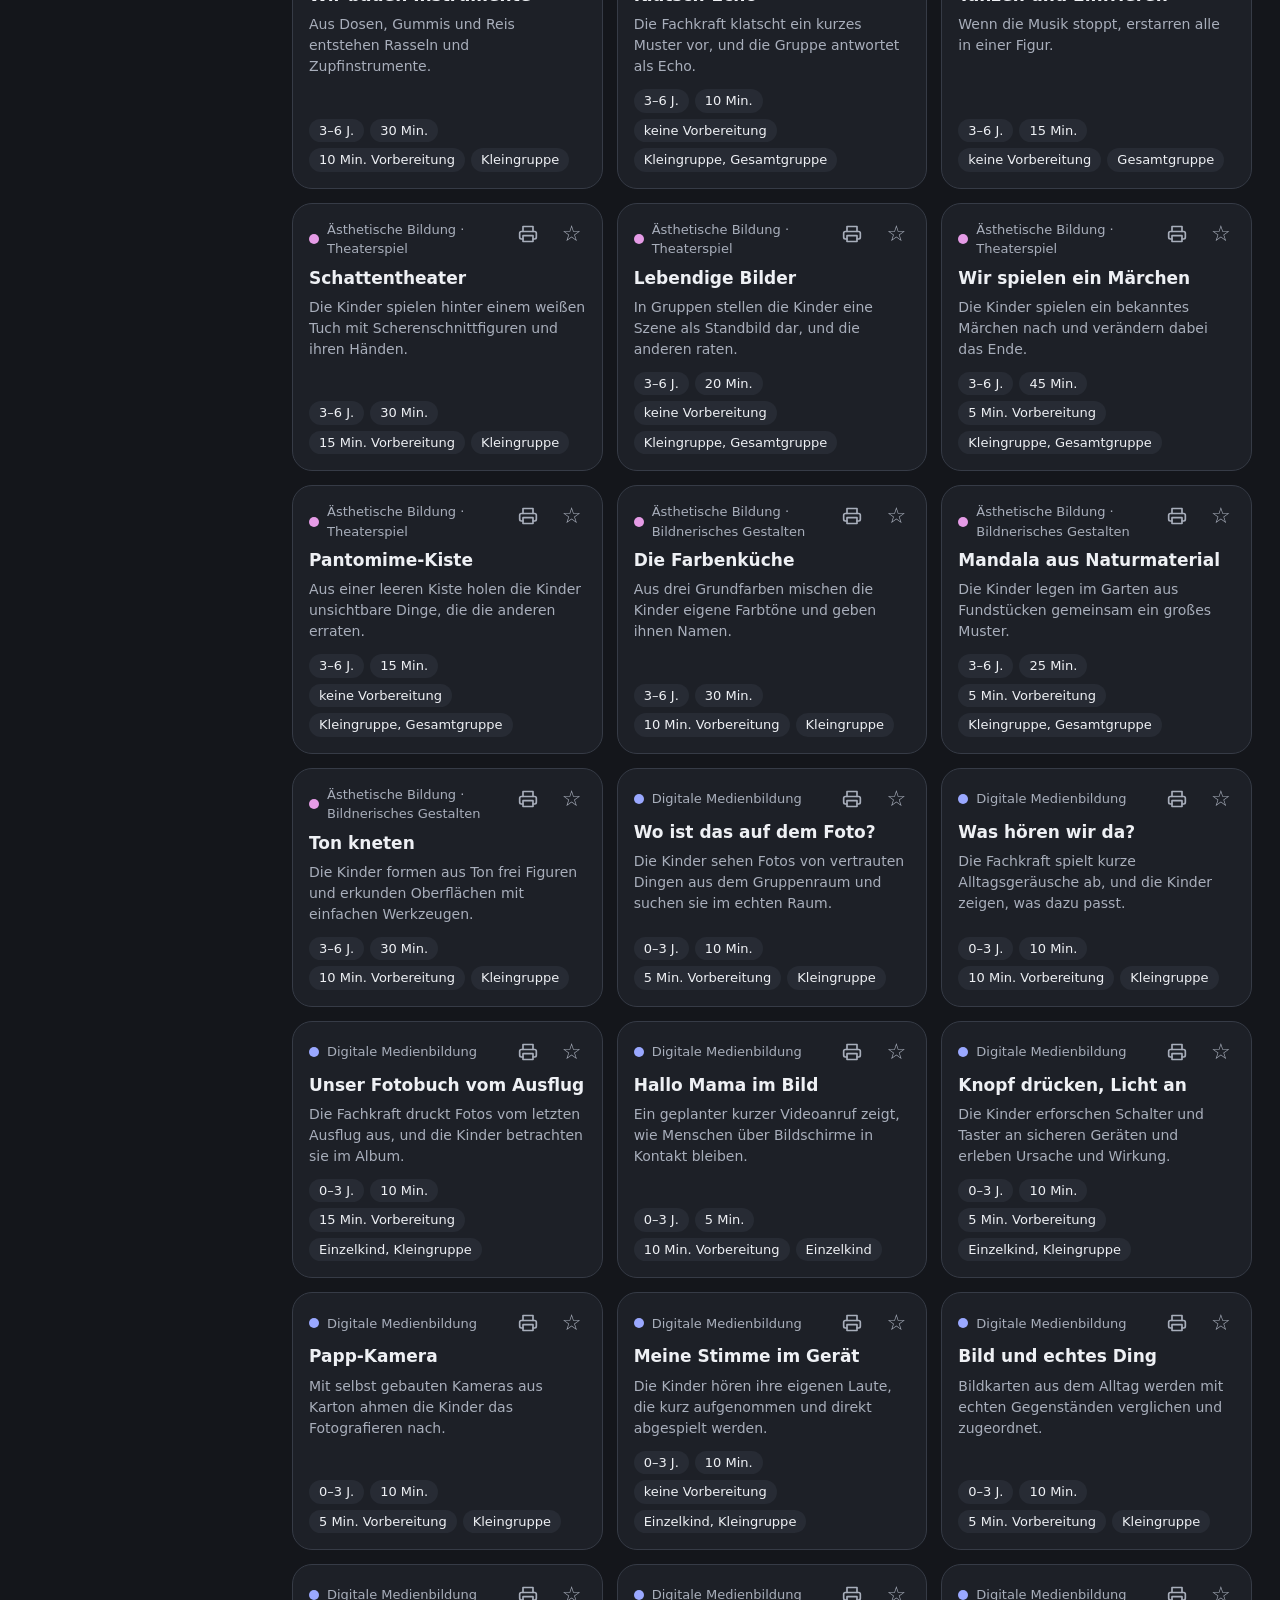
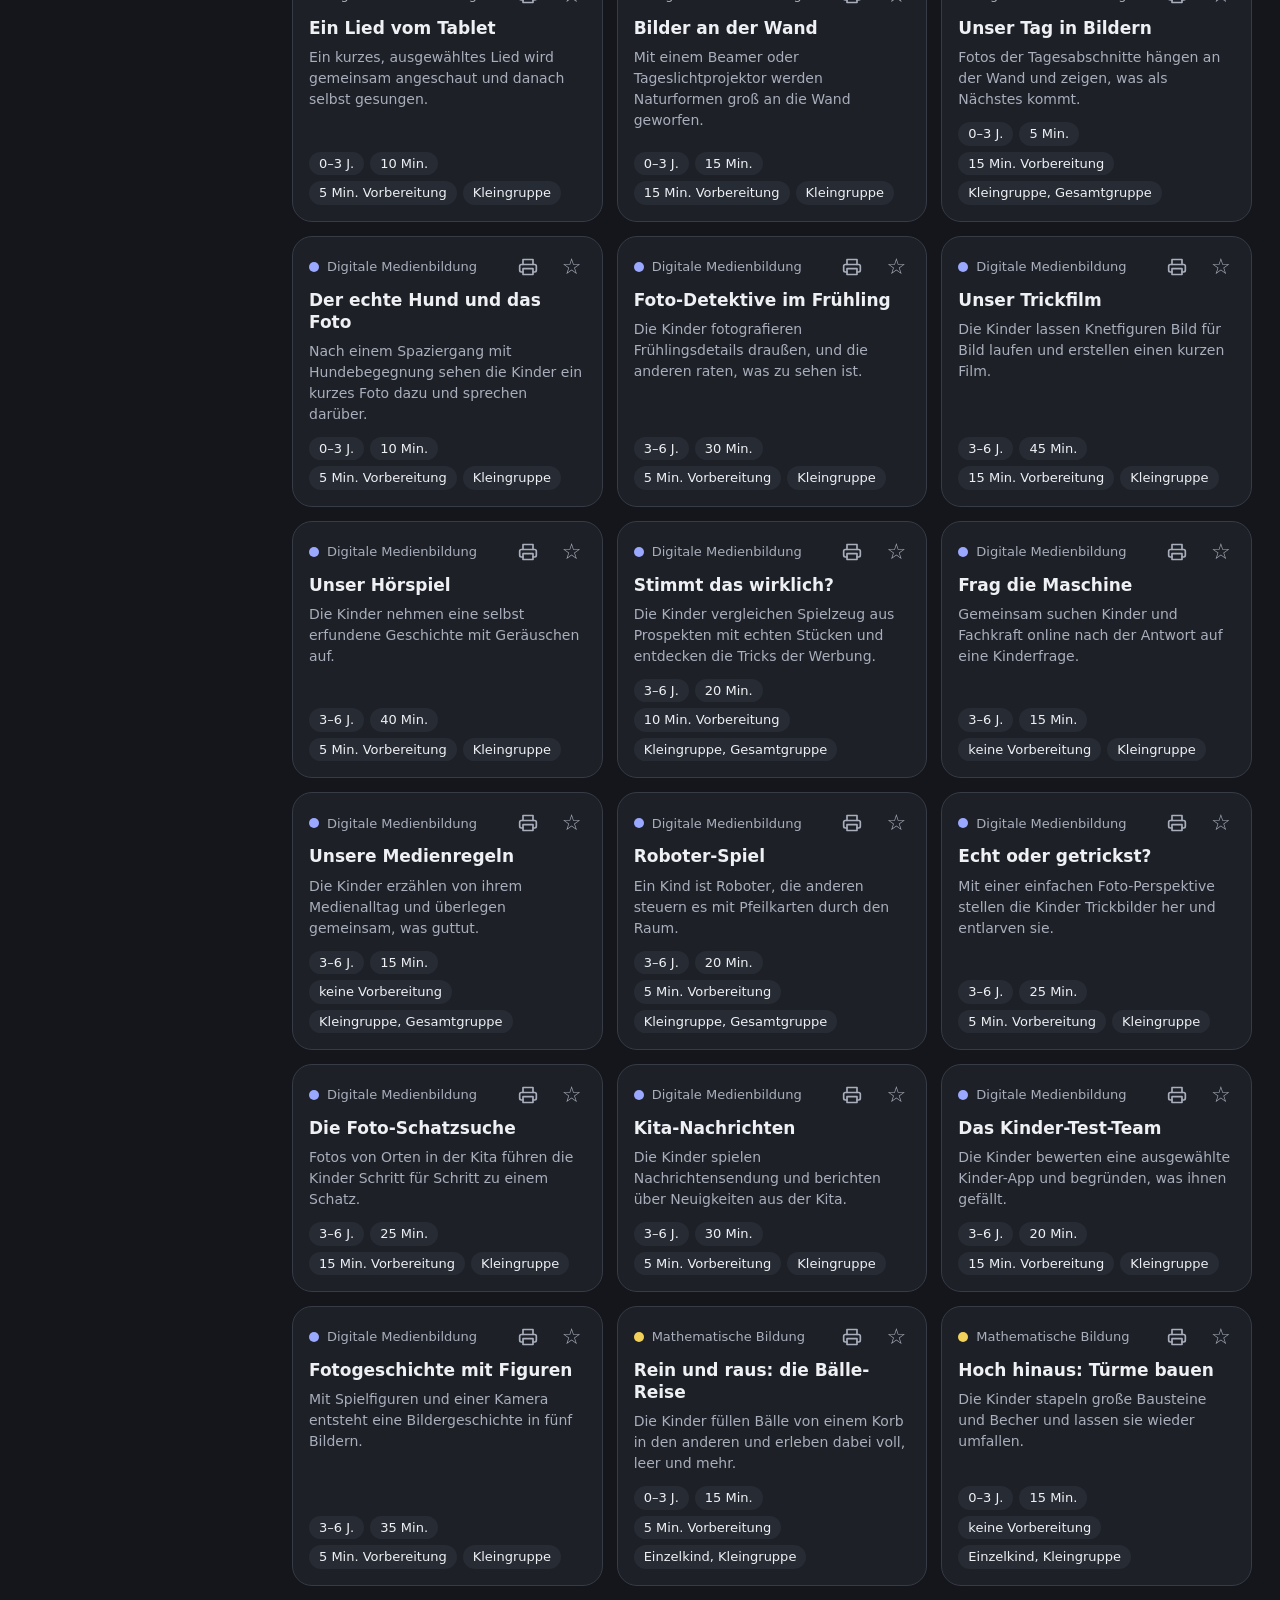
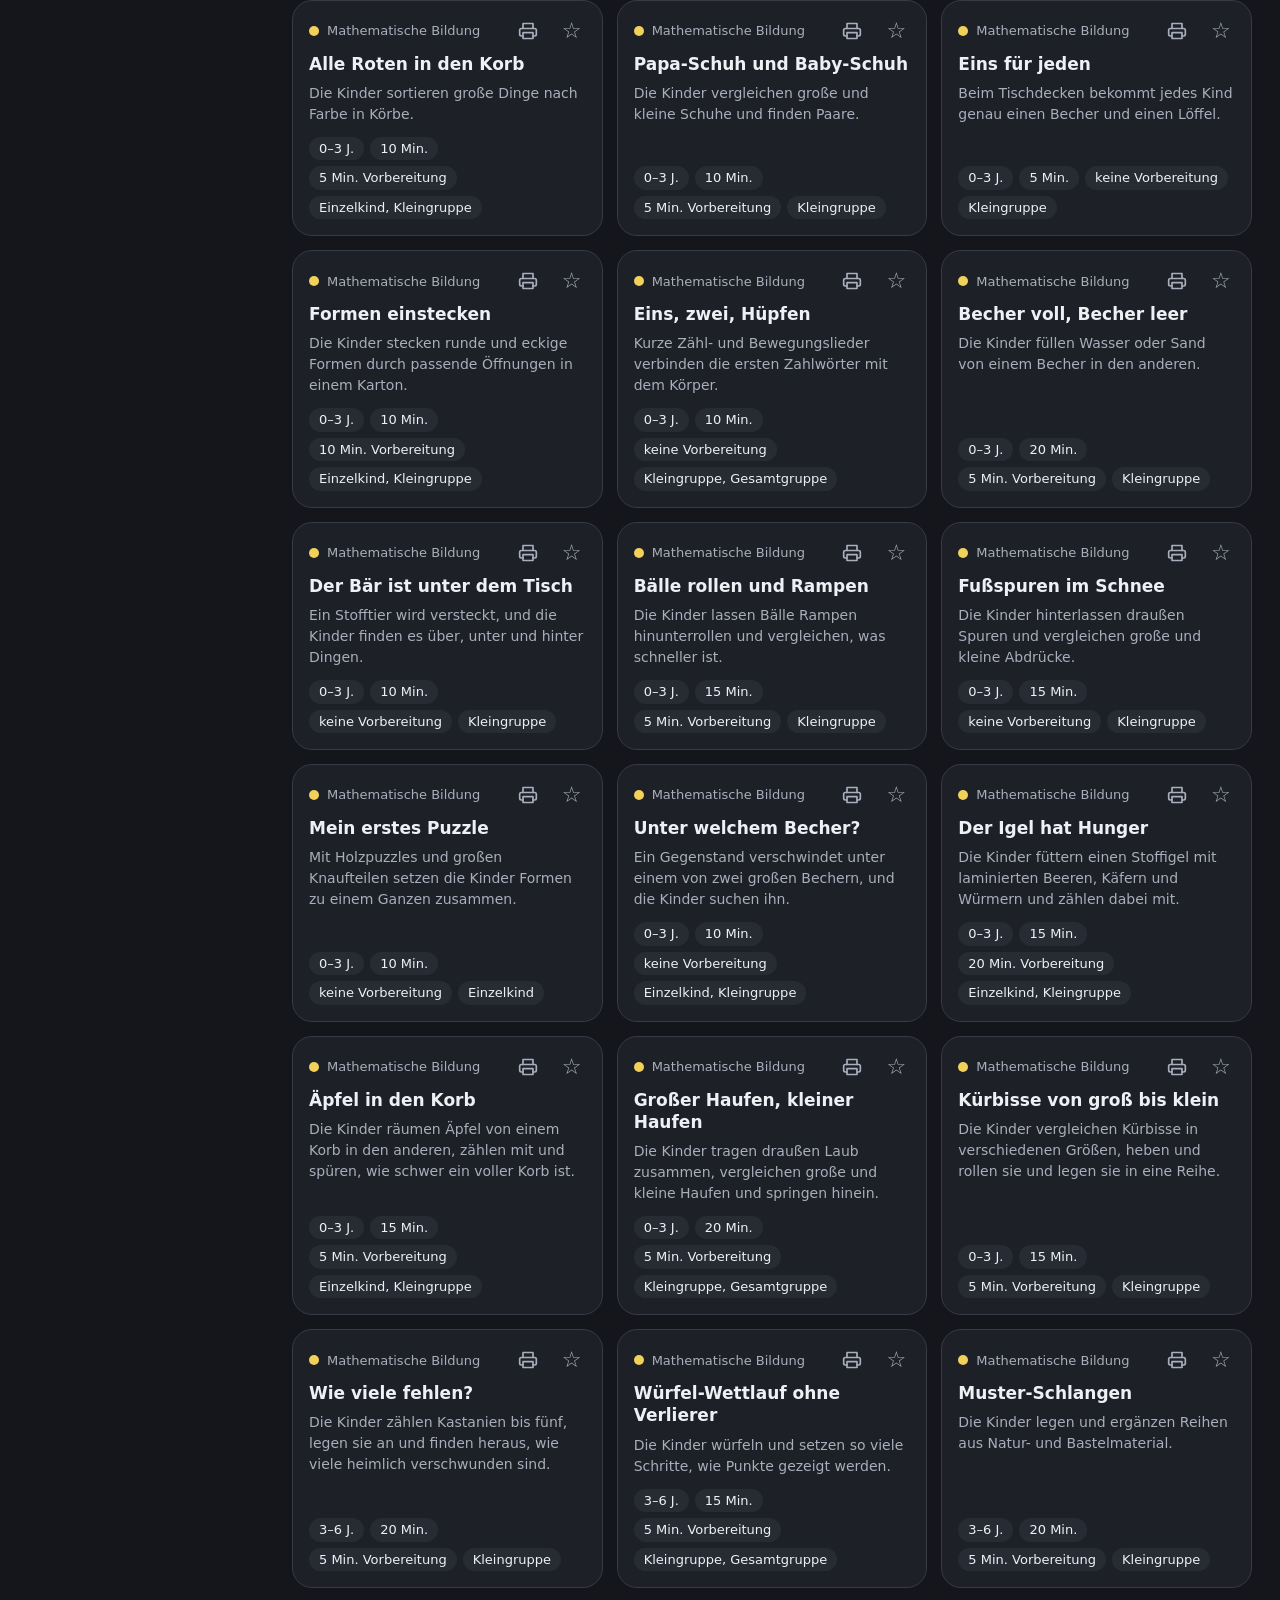
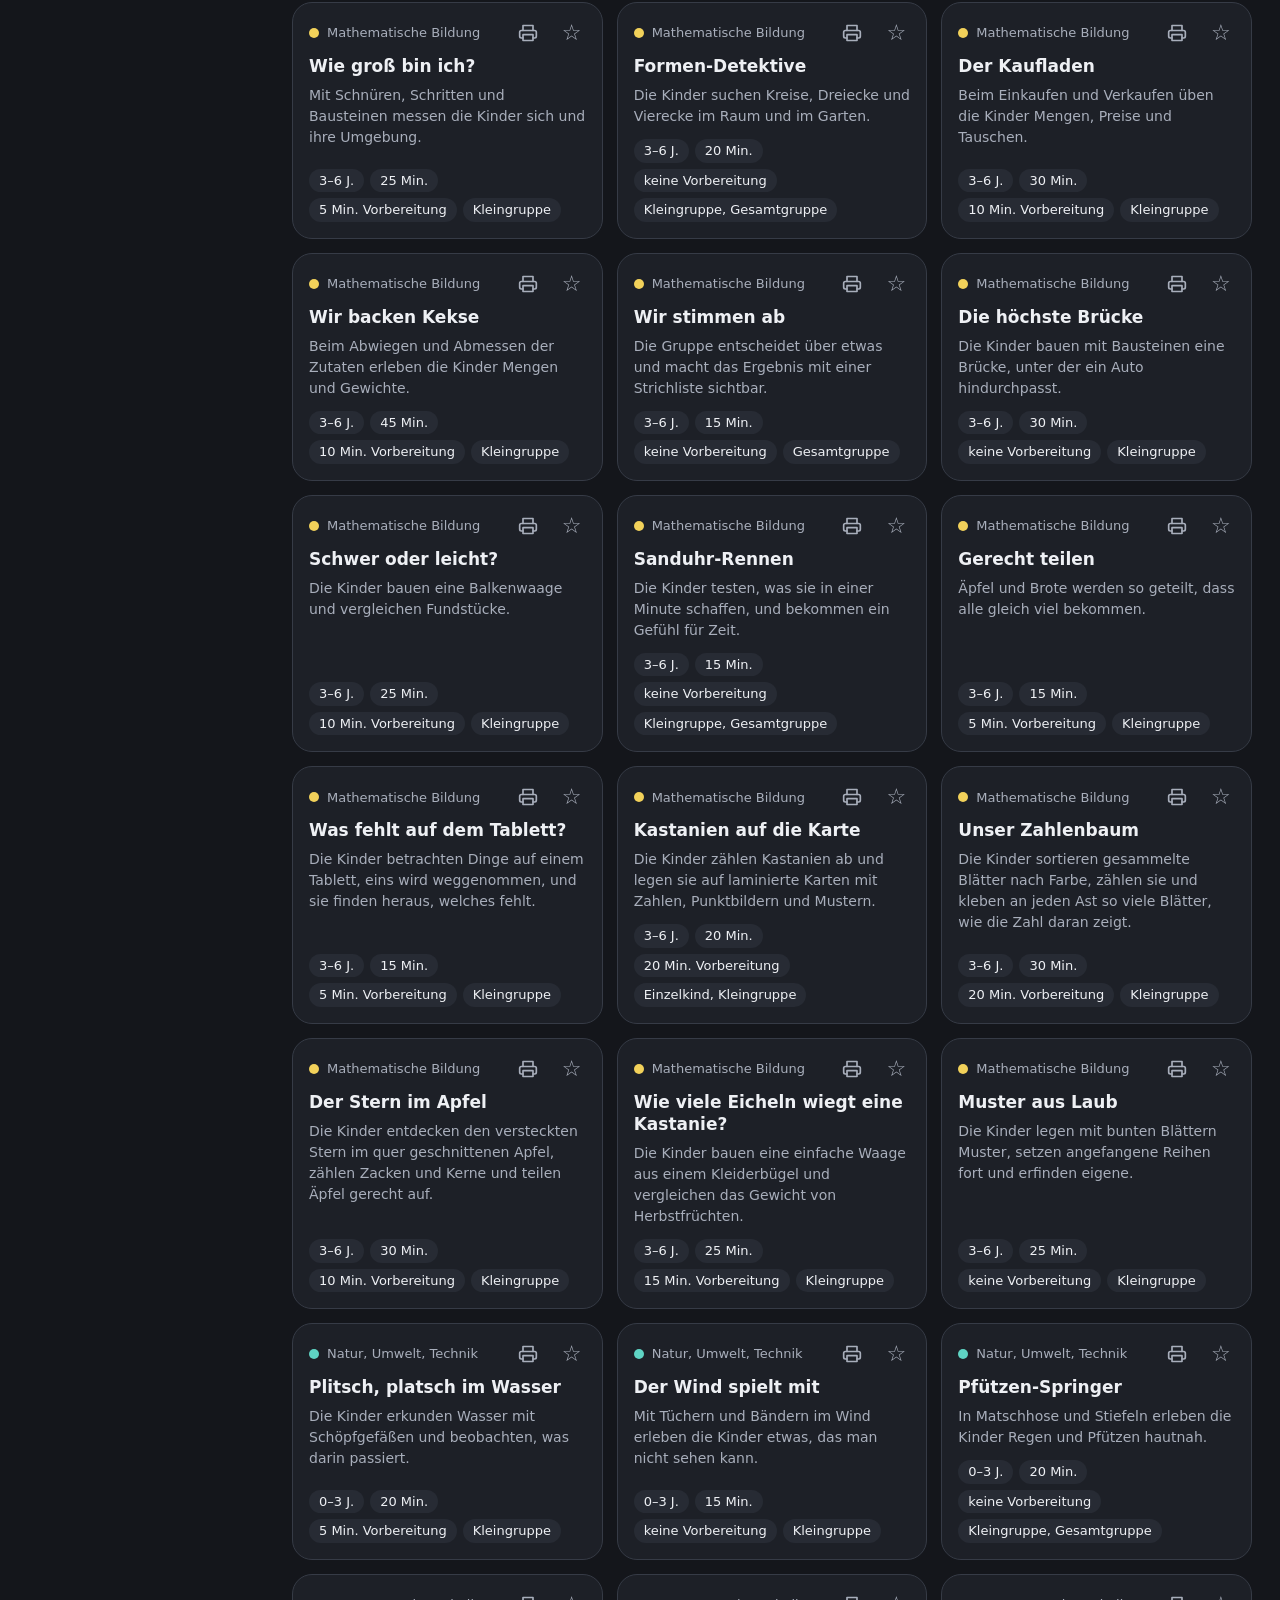
<file: web/index.html>
<!doctype html>
<html lang="de">
<head>
  <meta charset="utf-8">
  <meta name="viewport" content="width=device-width, initial-scale=1">
  <meta name="robots" content="noindex, nofollow">
  <title>Kita-Angebote</title>
  <link rel="stylesheet" href="styles.css">
</head>
<body>
  <div class="app">
    <aside class="sidebar" id="sidebar" aria-label="Navigation"></aside>
    <main class="main" id="view"></main>
  </div>
  <div id="druck"></div>
  <input type="file" id="importFile" accept=".json,application/json" hidden>
  <div class="toast" id="toast" role="status" aria-live="polite"></div>
  <script src="angebote.js"></script>
  <script src="daten/kurzform.js"></script>
  <script src="daten/koerper.js"></script>
  <script src="daten/sozio.js"></script>
  <script src="daten/sprache.js"></script>
  <script src="daten/aesthetik.js"></script>
  <script src="daten/medien.js"></script>
  <script src="daten/mathe.js"></script>
  <script src="daten/natur.js"></script>
  <script src="daten/kognitiv.js"></script>
  <script src="daten/koerperlich.js"></script>
  <script src="daten/sozialemotional.js"></script>
  <script src="daten/ergaenzung.js"></script>
  <script src="daten/herbst.js"></script>
  <script src="daten/lieder.js"></script>
  <script src="app.js"></script>
</body>
</html>
</file>
<file: styles.css>
:root {
  color-scheme: dark;
  --bg: #14161b;
  --surface: #1d2027;
  --surface-2: #272b34;
  --line: #363b46;
  --text: #eef0f4;
  --muted: #a8aebb;
  --accent: #f2b45a;
  --accent-ink: #231703;
  --warn-bg: #3a2a18;
  --warn-line: #7a5526;
  --danger: #f28b82;
  --radius-s: 10px;
  --radius-m: 14px;
  --radius-l: 20px;
  --c-koerper: #7bd88f;
  --c-sozio: #f5a97f;
  --c-sprache: #7cc4f8;
  --c-aesthetik: #e59be6;
  --c-medien: #9aa8ff;
  --c-mathe: #f2d15a;
  --c-natur: #5fd4c4;
  --c-kognitiv: #76e05f;
  --c-koerperlich: #5bc2f5;
  --c-sozialemotional: #f0913a;
}

* { box-sizing: border-box; }

html, body { margin: 0; height: 100%; }

body {
  background: var(--bg);
  color: var(--text);
  font: 16px/1.5 system-ui, -apple-system, "Segoe UI", Roboto, sans-serif;
}

h1, h2, h3, p { margin: 0; }

button, input, select, textarea { font: inherit; color: inherit; }

:focus-visible { outline: 2px solid var(--accent); outline-offset: 2px; }

.app { display: grid; grid-template-columns: 264px minmax(0, 1fr); min-height: 100%; }

/* Seitenleiste */
.sidebar {
  background: var(--surface);
  border-right: 1px solid var(--line);
  padding: 20px 14px;
  display: flex;
  flex-direction: column;
  gap: 18px;
  position: sticky;
  top: 0;
  height: 100vh;
  overflow-y: auto;
}

.brand { padding: 0 8px; }
.brand h1 { font-size: 20px; line-height: 1.2; }
.brand p { color: var(--muted); font-size: 13px; }

.nav-label {
  color: var(--muted);
  font-size: 12px;
  font-weight: 600;
  letter-spacing: .06em;
  text-transform: uppercase;
  padding: 0 8px 6px;
}

.nav-list { list-style: none; margin: 0; padding: 0; display: grid; gap: 2px; }

.nav-item {
  width: 100%;
  min-height: 44px;
  display: flex;
  align-items: center;
  gap: 10px;
  padding: 8px 10px;
  background: none;
  border: 0;
  border-radius: var(--radius-s);
  text-align: left;
  font-size: 15px;
  line-height: 1.25;
  cursor: pointer;
}
.nav-item:hover { background: var(--surface-2); }
.nav-item[aria-current="true"] { background: var(--surface-2); font-weight: 600; box-shadow: inset 0 0 0 1px var(--line); }
.nav-item .count { margin-left: auto; color: var(--muted); font-size: 13px; font-variant-numeric: tabular-nums; }

.dot { width: 10px; height: 10px; border-radius: 50%; flex: none; background: var(--muted); }
.dot-koerper { background: var(--c-koerper); }
.dot-sozio { background: var(--c-sozio); }
.dot-sprache { background: var(--c-sprache); }
.dot-aesthetik { background: var(--c-aesthetik); }
.dot-medien { background: var(--c-medien); }
.dot-mathe { background: var(--c-mathe); }
.dot-natur { background: var(--c-natur); }
.dot-kognitiv { background: var(--c-kognitiv); }
.dot-koerperlich { background: var(--c-koerperlich); }
.dot-sozialemotional { background: var(--c-sozialemotional); }

.nav-sub { margin: 2px 0 6px 14px; padding-left: 8px; border-left: 1px solid var(--line); }
.nav-group { font-weight: 600; }
.nav-sub .nav-group { font-weight: 400; }
.chevron { flex: none; width: 12px; color: var(--muted); font-size: 18px; line-height: 1; transition: transform .15s; }
.nav-group[aria-expanded="true"] .chevron { transform: rotate(90deg); }

.side-actions { display: grid; gap: 8px; margin-top: auto; }
.side-actions .row { display: grid; grid-template-columns: 1fr 1fr; gap: 8px; }

/* Schaltflächen */
.btn {
  min-height: 44px;
  padding: 8px 16px;
  background: var(--surface-2);
  border: 1px solid var(--line);
  border-radius: var(--radius-s);
  font-size: 15px;
  cursor: pointer;
}
a.btn { display: inline-flex; align-items: center; color: var(--text); text-decoration: none; }
.btn:hover { border-color: var(--muted); }
.btn-primary { background: var(--accent); border-color: var(--accent); color: var(--accent-ink); font-weight: 600; }
.btn-primary:hover { background: #f6c47a; border-color: #f6c47a; }
.btn-danger { color: var(--danger); }
.btn-link { background: none; border: 0; color: var(--accent); padding: 8px; min-height: 44px; cursor: pointer; }
.btn-saved { border-color: var(--accent); color: var(--accent); }

/* Hauptbereich */
.main { padding: 24px 28px 48px; min-width: 0; }
.page { max-width: 1320px; margin: 0 auto; display: grid; gap: 18px; }

.topbar { display: flex; flex-wrap: wrap; gap: 12px; align-items: center; }

.segmented {
  display: inline-flex;
  padding: 4px;
  background: var(--surface);
  border: 1px solid var(--line);
  border-radius: var(--radius-m);
}
.segmented button {
  min-height: 40px;
  padding: 6px 16px;
  background: none;
  border: 0;
  border-radius: var(--radius-s);
  cursor: pointer;
  white-space: nowrap;
}
.segmented button[aria-pressed="true"] { background: var(--accent); color: var(--accent-ink); font-weight: 600; }

.search {
  flex: 1 1 260px;
  min-height: 48px;
  padding: 8px 16px;
  background: var(--surface);
  border: 1px solid var(--line);
  border-radius: var(--radius-m);
}
.search::placeholder { color: var(--muted); }

.filters { display: grid; grid-template-columns: repeat(auto-fill, minmax(128px, 1fr)); gap: 10px; }
.filter { display: grid; gap: 4px; font-size: 13px; color: var(--muted); }

select, .input, textarea {
  width: 100%;
  min-height: 44px;
  padding: 8px 12px;
  background: var(--surface);
  border: 1px solid var(--line);
  border-radius: var(--radius-s);
  color: var(--text);
  font-size: 15px;
}
select.is-set { border-color: var(--accent); }

.result-head { display: flex; flex-wrap: wrap; align-items: center; justify-content: space-between; gap: 8px; min-height: 44px; }
.result-head h2 { font-size: 22px; line-height: 1.25; }
.result-head .sub { color: var(--muted); font-size: 14px; }

/* Karten */
.cards { display: grid; grid-template-columns: repeat(auto-fill, minmax(290px, 1fr)); gap: 14px; }

.card {
  position: relative;
  display: flex;
  flex-direction: column;
  gap: 8px;
  padding: 16px;
  background: var(--surface);
  border: 1px solid var(--line);
  border-radius: var(--radius-l);
}
.card:hover { border-color: var(--muted); }
.card h3 { font-size: 17px; line-height: 1.3; }
.card .area { padding-right: 92px; min-height: 28px; }
.card h3 a { color: inherit; text-decoration: none; }
.card h3 a::after { content: ""; position: absolute; inset: 0; border-radius: var(--radius-l); }
.card h3 a:focus-visible { outline: none; }
.card h3 a:focus-visible::after { outline: 2px solid var(--accent); outline-offset: 2px; }
.card .desc { color: var(--muted); font-size: 14px; }
.card .area { display: flex; align-items: center; gap: 8px; color: var(--muted); font-size: 13px; }

/* „Neu“-Schild, ragt über die obere rechte Ecke der Karte */
.badge-neu {
  position: absolute;
  top: -10px;
  right: -8px;
  z-index: 2;
  padding: 2px 11px;
  border-radius: 999px;
  background: var(--accent);
  color: var(--accent-ink);
  font-size: 12px;
  font-weight: 700;
  line-height: 1.5;
  letter-spacing: 0.04em;
  box-shadow: 0 2px 8px rgba(0, 0, 0, 0.45);
  pointer-events: none;
}

.star {
  position: absolute;
  top: 8px;
  right: 8px;
  z-index: 1;
  width: 44px;
  height: 44px;
  background: none;
  border: 0;
  border-radius: var(--radius-s);
  color: var(--muted);
  font-size: 22px;
  line-height: 1;
  cursor: pointer;
}
.star:hover { background: var(--surface-2); }
.star[aria-pressed="true"] { color: var(--accent); }
.pick { right: 52px; display: grid; place-items: center; }

.pills { display: flex; flex-wrap: wrap; gap: 6px; margin-top: auto; padding-top: 4px; }
.pill {
  padding: 2px 10px;
  background: var(--surface-2);
  border-radius: 999px;
  font-size: 13px;
  white-space: nowrap;
}
.pill-own { color: var(--accent); }

.empty {
  padding: 40px 20px;
  background: var(--surface);
  border: 1px dashed var(--line);
  border-radius: var(--radius-l);
  text-align: center;
  color: var(--muted);
}

/* Detailansicht */
.detail-head { display: flex; flex-wrap: wrap; gap: 10px; align-items: center; justify-content: space-between; }
.detail-head .actions { display: flex; flex-wrap: wrap; gap: 8px; }
.detail-title { display: grid; gap: 8px; }
.detail-title h2 { font-size: 28px; line-height: 1.2; }
.detail-title .desc { color: var(--muted); max-width: 70ch; }
.detail-title .area { display: flex; align-items: center; gap: 8px; color: var(--muted); font-size: 14px; }

.notice {
  padding: 12px 16px;
  background: var(--warn-bg);
  border: 1px solid var(--warn-line);
  border-radius: var(--radius-m);
  font-size: 15px;
}

.detail-grid { display: grid; grid-template-columns: minmax(0, 1fr) 300px; gap: 16px; align-items: start; }

.plan { background: var(--surface); border: 1px solid var(--line); border-radius: var(--radius-l); overflow: hidden; }
.plan table { width: 100%; border-collapse: collapse; font-size: 15px; }
.plan th, .plan td { padding: 12px 14px; text-align: left; vertical-align: top; border-bottom: 1px solid var(--line); }
.plan tbody tr:last-child th, .plan tbody tr:last-child td { border-bottom: 0; }
.plan thead th { background: var(--surface-2); font-size: 13px; font-weight: 600; color: var(--muted); }
.plan tbody th { font-weight: 600; color: var(--accent); }
.plan .col-phase { width: 92px; }
.plan .col-form { width: 118px; }
.plan .col-mat { width: 138px; }

.goals { display: grid; gap: 12px; }
.goal { padding: 14px 16px; background: var(--surface); border: 1px solid var(--line); border-radius: var(--radius-l); }
.goal h3 { font-size: 13px; font-weight: 600; color: var(--muted); margin-bottom: 4px; }
.goal p { font-size: 15px; }

/* Konfigurator */
.form { display: grid; gap: 16px; }
.section { display: grid; gap: 14px; padding: 18px; background: var(--surface); border: 1px solid var(--line); border-radius: var(--radius-l); }
.section > h3 { font-size: 17px; }
.section .hint { color: var(--muted); font-size: 14px; }
.section select, .section .input, .section textarea { background: var(--bg); }
.fields { display: grid; grid-template-columns: repeat(auto-fill, minmax(220px, 1fr)); gap: 14px; }
.field { display: block; font-size: 14px; color: var(--muted); }
.field > input, .field > select, .field > textarea, .field > .checks, .field > .fields { margin-top: 4px; }
.field textarea { min-height: 88px; resize: vertical; }
.field.wide { grid-column: 1 / -1; }
.field .req { color: var(--accent); }
fieldset.field { border: 0; margin: 0; padding: 0; }
fieldset.field legend { padding: 0; margin-bottom: 4px; }
.checks { display: flex; flex-wrap: wrap; gap: 8px; }
.check {
  display: inline-flex;
  align-items: center;
  gap: 8px;
  min-height: 44px;
  padding: 6px 12px;
  background: var(--bg);
  border: 1px solid var(--line);
  border-radius: var(--radius-s);
  color: var(--text);
  cursor: pointer;
}
.check input { width: 18px; height: 18px; accent-color: var(--accent); }
.feinziel-row { display: grid; grid-template-columns: minmax(0, 1fr) auto; gap: 8px; }
.form-actions { display: flex; flex-wrap: wrap; gap: 10px; }
.errors { padding: 12px 16px; border: 1px solid var(--danger); border-radius: var(--radius-m); color: var(--danger); }
.errors ul { margin: 4px 0 0; padding-left: 20px; }

.toast {
  position: fixed;
  left: 50%;
  bottom: 20px;
  transform: translateX(-50%);
  max-width: min(90vw, 520px);
  padding: 10px 18px;
  background: var(--text);
  color: var(--bg);
  border-radius: var(--radius-m);
  font-size: 15px;
  opacity: 0;
  pointer-events: none;
  transition: opacity .2s;
  z-index: 10;
}
.toast.show { opacity: 1; }

.result-head .actions, .detail-title .actions, .section > .actions { display: flex; flex-wrap: wrap; gap: 8px; }
.liedtext { min-height: 260px; }
textarea.liedtext { background: var(--bg); }

.tag { display: inline-flex; align-items: center; gap: 4px; }
.tag-weg { min-width: 32px; min-height: 32px; background: none; border: 0; border-radius: 50%; color: var(--muted); cursor: pointer; }
.tag-weg:hover { color: var(--text); }
.tag-form { display: grid; grid-template-columns: minmax(0, 1fr) auto; gap: 8px; }

.bilder { display: grid; grid-template-columns: repeat(auto-fill, minmax(160px, 1fr)); gap: 10px; }
.bilder:empty { display: none; }
.bild { position: relative; margin: 0; }
.bild img { display: block; width: 100%; height: 160px; object-fit: cover; border-radius: var(--radius-m); }
.bild .star { background: var(--surface); color: var(--text); font-size: 16px; }
.datei-knopf { display: inline-flex; align-items: center; justify-self: start; }
.datei-knopf input { position: absolute; width: 1px; height: 1px; opacity: 0; }
.datei-knopf:focus-within { outline: 2px solid var(--accent); outline-offset: 2px; }

#druck { display: none; }

@media print {
  :root { color-scheme: light; }
  html, body { height: auto; background: #fff; color: #000; }
  .app, .toast { display: none !important; }
  #druck { display: block; font-size: 11pt; line-height: 1.4; }
  .d-seite { break-after: page; }
  .d-seite:last-child { break-after: auto; }
  .d-seite h1 { margin: 0 0 4pt; font-size: 18pt; }
  .d-seite p { margin: 0 0 5pt; }
  .d-meta { color: #333; font-size: 10pt; overflow-wrap: anywhere; }
  .d-sicher { padding: 6pt 8pt; border: 1pt solid #000; border-radius: 4pt; }
  .d-seite table { width: 100%; margin: 8pt 0; border-collapse: collapse; font-size: 9.5pt; }
  .d-seite th, .d-seite td { padding: 4pt 5pt; border: 0.75pt solid #555; text-align: left; vertical-align: top; }
  .d-seite tr { break-inside: avoid; }
  .d-text { margin: 8pt 0; white-space: pre-wrap; font-size: 12pt; }
  .d-bilder { display: flex; flex-wrap: wrap; gap: 6pt; margin-top: 8pt; }
  .d-bilder img { max-width: 48%; max-height: 7cm; object-fit: contain; break-inside: avoid; }
}

/* Ziele wandern über die Tabelle, sobald sie daneben zu wenig Platz lassen */
@media (max-width: 1500px) {
  .detail-grid { grid-template-columns: minmax(0, 1fr); }
  .goals { order: -1; grid-template-columns: repeat(auto-fit, minmax(240px, 1fr)); }
}

/* Tablet hochkant und kleiner: Bereiche als Leiste oben */
@media (max-width: 900px) {
  .app { grid-template-columns: minmax(0, 1fr); grid-template-rows: auto 1fr; }
  .sidebar {
    position: static;
    height: auto;
    border-right: 0;
    border-bottom: 1px solid var(--line);
    padding: 14px 16px;
    gap: 10px;
    min-width: 0;
  }
  .brand { padding: 0; }
  .nav-main { grid-template-columns: repeat(auto-fill, minmax(190px, 1fr)); gap: 6px; }
  .nav-main > li:has(> .nav-sub) { grid-column: 1 / -1; }
  .nav-item { background: var(--surface-2); }
  .nav-item[aria-current="true"] { box-shadow: inset 0 0 0 1px var(--accent); }
  .nav-sub { gap: 4px; }
  .side-actions { margin-top: 0; grid-template-columns: 1fr 1fr 1fr; }
  .side-actions .row { display: contents; }
  .side-actions .btn { padding: 8px 6px; font-size: 14px; }
  .main { padding: 16px 16px 40px; }
}

/* Handy: Verlaufsplan untereinander statt als Tabelle */
@media (max-width: 680px) {
  .segmented { display: flex; width: 100%; }
  .segmented button { flex: 1; padding: 6px 4px; font-size: 14px; }
  .filters { grid-template-columns: 1fr 1fr; }
  .detail-title h2 { font-size: 24px; }
  .plan table, .plan tbody, .plan tr, .plan th, .plan td { display: block; width: auto; }
  .plan thead { display: none; }
  .plan tbody tr { border-bottom: 1px solid var(--line); padding: 8px 0; }
  .plan tbody tr:last-child { border-bottom: 0; }
  .plan tbody th { font-size: 17px; border: 0; padding: 8px 16px 0; }
  .plan td { border: 0; padding: 6px 16px; }
  .plan td::before {
    content: attr(data-label);
    display: block;
    color: var(--muted);
    font-size: 13px;
  }
}
</file>
<file: web/styles.css>
:root {
  color-scheme: dark;
  --bg: #14161b;
  --surface: #1d2027;
  --surface-2: #272b34;
  --line: #363b46;
  --text: #eef0f4;
  --muted: #a8aebb;
  --accent: #f2b45a;
  --accent-ink: #231703;
  --warn-bg: #3a2a18;
  --warn-line: #7a5526;
  --danger: #f28b82;
  --radius-s: 10px;
  --radius-m: 14px;
  --radius-l: 20px;
  --c-koerper: #7bd88f;
  --c-sozio: #f5a97f;
  --c-sprache: #7cc4f8;
  --c-aesthetik: #e59be6;
  --c-medien: #9aa8ff;
  --c-mathe: #f2d15a;
  --c-natur: #5fd4c4;
  --c-kognitiv: #76e05f;
  --c-koerperlich: #5bc2f5;
  --c-sozialemotional: #f0913a;
}

* { box-sizing: border-box; }

html, body { margin: 0; height: 100%; }

body {
  background: var(--bg);
  color: var(--text);
  font: 16px/1.5 system-ui, -apple-system, "Segoe UI", Roboto, sans-serif;
}

h1, h2, h3, p { margin: 0; }

button, input, select, textarea { font: inherit; color: inherit; }

:focus-visible { outline: 2px solid var(--accent); outline-offset: 2px; }

.app { display: grid; grid-template-columns: 264px minmax(0, 1fr); min-height: 100%; }

/* Seitenleiste */
.sidebar {
  background: var(--surface);
  border-right: 1px solid var(--line);
  padding: 20px 14px;
  display: flex;
  flex-direction: column;
  gap: 18px;
  position: sticky;
  top: 0;
  height: 100vh;
  overflow-y: auto;
}

.brand { padding: 0 8px; }
.brand h1 { font-size: 20px; line-height: 1.2; }
.brand p { color: var(--muted); font-size: 13px; }

.nav-label {
  color: var(--muted);
  font-size: 12px;
  font-weight: 600;
  letter-spacing: .06em;
  text-transform: uppercase;
  padding: 0 8px 6px;
}

.nav-list { list-style: none; margin: 0; padding: 0; display: grid; gap: 2px; }

.nav-item {
  width: 100%;
  min-height: 44px;
  display: flex;
  align-items: center;
  gap: 10px;
  padding: 8px 10px;
  background: none;
  border: 0;
  border-radius: var(--radius-s);
  text-align: left;
  font-size: 15px;
  line-height: 1.25;
  cursor: pointer;
}
.nav-item:hover { background: var(--surface-2); }
.nav-item[aria-current="true"] { background: var(--surface-2); font-weight: 600; box-shadow: inset 0 0 0 1px var(--line); }
.nav-item .count { margin-left: auto; color: var(--muted); font-size: 13px; font-variant-numeric: tabular-nums; }

.dot { width: 10px; height: 10px; border-radius: 50%; flex: none; background: var(--muted); }
.dot-koerper { background: var(--c-koerper); }
.dot-sozio { background: var(--c-sozio); }
.dot-sprache { background: var(--c-sprache); }
.dot-aesthetik { background: var(--c-aesthetik); }
.dot-medien { background: var(--c-medien); }
.dot-mathe { background: var(--c-mathe); }
.dot-natur { background: var(--c-natur); }
.dot-kognitiv { background: var(--c-kognitiv); }
.dot-koerperlich { background: var(--c-koerperlich); }
.dot-sozialemotional { background: var(--c-sozialemotional); }

.nav-sub { margin: 2px 0 6px 14px; padding-left: 8px; border-left: 1px solid var(--line); }
.nav-group { font-weight: 600; }
.nav-sub .nav-group { font-weight: 400; }
.chevron { flex: none; width: 12px; color: var(--muted); font-size: 18px; line-height: 1; transition: transform .15s; }
.nav-group[aria-expanded="true"] .chevron { transform: rotate(90deg); }

.side-actions { display: grid; gap: 8px; margin-top: auto; }
.side-actions .row { display: grid; grid-template-columns: 1fr 1fr; gap: 8px; }

/* Schaltflächen */
.btn {
  min-height: 44px;
  padding: 8px 16px;
  background: var(--surface-2);
  border: 1px solid var(--line);
  border-radius: var(--radius-s);
  font-size: 15px;
  cursor: pointer;
}
a.btn { display: inline-flex; align-items: center; color: var(--text); text-decoration: none; }
.btn:hover { border-color: var(--muted); }
.btn-primary { background: var(--accent); border-color: var(--accent); color: var(--accent-ink); font-weight: 600; }
.btn-primary:hover { background: #f6c47a; border-color: #f6c47a; }
.btn-danger { color: var(--danger); }
.btn-link { background: none; border: 0; color: var(--accent); padding: 8px; min-height: 44px; cursor: pointer; }
.btn-saved { border-color: var(--accent); color: var(--accent); }

/* Hauptbereich */
.main { padding: 24px 28px 48px; min-width: 0; }
.page { max-width: 1320px; margin: 0 auto; display: grid; gap: 18px; }

.topbar { display: flex; flex-wrap: wrap; gap: 12px; align-items: center; }

.segmented {
  display: inline-flex;
  padding: 4px;
  background: var(--surface);
  border: 1px solid var(--line);
  border-radius: var(--radius-m);
}
.segmented button {
  min-height: 40px;
  padding: 6px 16px;
  background: none;
  border: 0;
  border-radius: var(--radius-s);
  cursor: pointer;
  white-space: nowrap;
}
.segmented button[aria-pressed="true"] { background: var(--accent); color: var(--accent-ink); font-weight: 600; }

.search {
  flex: 1 1 260px;
  min-height: 48px;
  padding: 8px 16px;
  background: var(--surface);
  border: 1px solid var(--line);
  border-radius: var(--radius-m);
}
.search::placeholder { color: var(--muted); }

.filters { display: grid; grid-template-columns: repeat(auto-fill, minmax(128px, 1fr)); gap: 10px; }
.filter { display: grid; gap: 4px; font-size: 13px; color: var(--muted); }

select, .input, textarea {
  width: 100%;
  min-height: 44px;
  padding: 8px 12px;
  background: var(--surface);
  border: 1px solid var(--line);
  border-radius: var(--radius-s);
  color: var(--text);
  font-size: 15px;
}
select.is-set { border-color: var(--accent); }

.result-head { display: flex; flex-wrap: wrap; align-items: center; justify-content: space-between; gap: 8px; min-height: 44px; }
.result-head h2 { font-size: 22px; line-height: 1.25; }
.result-head .sub { color: var(--muted); font-size: 14px; }

/* Karten */
.cards { display: grid; grid-template-columns: repeat(auto-fill, minmax(290px, 1fr)); gap: 14px; }

.card {
  position: relative;
  display: flex;
  flex-direction: column;
  gap: 8px;
  padding: 16px;
  background: var(--surface);
  border: 1px solid var(--line);
  border-radius: var(--radius-l);
}
.card:hover { border-color: var(--muted); }
.card h3 { font-size: 17px; line-height: 1.3; }
.card .area { padding-right: 92px; min-height: 28px; }
.card h3 a { color: inherit; text-decoration: none; }
.card h3 a::after { content: ""; position: absolute; inset: 0; border-radius: var(--radius-l); }
.card h3 a:focus-visible { outline: none; }
.card h3 a:focus-visible::after { outline: 2px solid var(--accent); outline-offset: 2px; }
.card .desc { color: var(--muted); font-size: 14px; }
.card .area { display: flex; align-items: center; gap: 8px; color: var(--muted); font-size: 13px; }

.star {
  position: absolute;
  top: 8px;
  right: 8px;
  z-index: 1;
  width: 44px;
  height: 44px;
  background: none;
  border: 0;
  border-radius: var(--radius-s);
  color: var(--muted);
  font-size: 22px;
  line-height: 1;
  cursor: pointer;
}
.star:hover { background: var(--surface-2); }
.star[aria-pressed="true"] { color: var(--accent); }
.pick { right: 52px; display: grid; place-items: center; }

.pills { display: flex; flex-wrap: wrap; gap: 6px; margin-top: auto; padding-top: 4px; }
.pill {
  padding: 2px 10px;
  background: var(--surface-2);
  border-radius: 999px;
  font-size: 13px;
  white-space: nowrap;
}
.pill-own { color: var(--accent); }

.empty {
  padding: 40px 20px;
  background: var(--surface);
  border: 1px dashed var(--line);
  border-radius: var(--radius-l);
  text-align: center;
  color: var(--muted);
}

/* Detailansicht */
.detail-head { display: flex; flex-wrap: wrap; gap: 10px; align-items: center; justify-content: space-between; }
.detail-head .actions { display: flex; flex-wrap: wrap; gap: 8px; }
.detail-title { display: grid; gap: 8px; }
.detail-title h2 { font-size: 28px; line-height: 1.2; }
.detail-title .desc { color: var(--muted); max-width: 70ch; }
.detail-title .area { display: flex; align-items: center; gap: 8px; color: var(--muted); font-size: 14px; }

.notice {
  padding: 12px 16px;
  background: var(--warn-bg);
  border: 1px solid var(--warn-line);
  border-radius: var(--radius-m);
  font-size: 15px;
}

.detail-grid { display: grid; grid-template-columns: minmax(0, 1fr) 300px; gap: 16px; align-items: start; }

.plan { background: var(--surface); border: 1px solid var(--line); border-radius: var(--radius-l); overflow: hidden; }
.plan table { width: 100%; border-collapse: collapse; font-size: 15px; }
.plan th, .plan td { padding: 12px 14px; text-align: left; vertical-align: top; border-bottom: 1px solid var(--line); }
.plan tbody tr:last-child th, .plan tbody tr:last-child td { border-bottom: 0; }
.plan thead th { background: var(--surface-2); font-size: 13px; font-weight: 600; color: var(--muted); }
.plan tbody th { font-weight: 600; color: var(--accent); }
.plan .col-phase { width: 92px; }
.plan .col-form { width: 118px; }
.plan .col-mat { width: 138px; }

.goals { display: grid; gap: 12px; }
.goal { padding: 14px 16px; background: var(--surface); border: 1px solid var(--line); border-radius: var(--radius-l); }
.goal h3 { font-size: 13px; font-weight: 600; color: var(--muted); margin-bottom: 4px; }
.goal p { font-size: 15px; }

/* Konfigurator */
.form { display: grid; gap: 16px; }
.section { display: grid; gap: 14px; padding: 18px; background: var(--surface); border: 1px solid var(--line); border-radius: var(--radius-l); }
.section > h3 { font-size: 17px; }
.section .hint { color: var(--muted); font-size: 14px; }
.section select, .section .input, .section textarea { background: var(--bg); }
.fields { display: grid; grid-template-columns: repeat(auto-fill, minmax(220px, 1fr)); gap: 14px; }
.field { display: block; font-size: 14px; color: var(--muted); }
.field > input, .field > select, .field > textarea, .field > .checks, .field > .fields { margin-top: 4px; }
.field textarea { min-height: 88px; resize: vertical; }
.field.wide { grid-column: 1 / -1; }
.field .req { color: var(--accent); }
fieldset.field { border: 0; margin: 0; padding: 0; }
fieldset.field legend { padding: 0; margin-bottom: 4px; }
.checks { display: flex; flex-wrap: wrap; gap: 8px; }
.check {
  display: inline-flex;
  align-items: center;
  gap: 8px;
  min-height: 44px;
  padding: 6px 12px;
  background: var(--bg);
  border: 1px solid var(--line);
  border-radius: var(--radius-s);
  color: var(--text);
  cursor: pointer;
}
.check input { width: 18px; height: 18px; accent-color: var(--accent); }
.feinziel-row { display: grid; grid-template-columns: minmax(0, 1fr) auto; gap: 8px; }
.form-actions { display: flex; flex-wrap: wrap; gap: 10px; }
.errors { padding: 12px 16px; border: 1px solid var(--danger); border-radius: var(--radius-m); color: var(--danger); }
.errors ul { margin: 4px 0 0; padding-left: 20px; }

.toast {
  position: fixed;
  left: 50%;
  bottom: 20px;
  transform: translateX(-50%);
  max-width: min(90vw, 520px);
  padding: 10px 18px;
  background: var(--text);
  color: var(--bg);
  border-radius: var(--radius-m);
  font-size: 15px;
  opacity: 0;
  pointer-events: none;
  transition: opacity .2s;
  z-index: 10;
}
.toast.show { opacity: 1; }

.result-head .actions, .detail-title .actions, .section > .actions { display: flex; flex-wrap: wrap; gap: 8px; }
.liedtext { min-height: 260px; }
textarea.liedtext { background: var(--bg); }

.tag { display: inline-flex; align-items: center; gap: 4px; }
.tag-weg { min-width: 32px; min-height: 32px; background: none; border: 0; border-radius: 50%; color: var(--muted); cursor: pointer; }
.tag-weg:hover { color: var(--text); }
.tag-form { display: grid; grid-template-columns: minmax(0, 1fr) auto; gap: 8px; }

.bilder { display: grid; grid-template-columns: repeat(auto-fill, minmax(160px, 1fr)); gap: 10px; }
.bilder:empty { display: none; }
.bild { position: relative; margin: 0; }
.bild img { display: block; width: 100%; height: 160px; object-fit: cover; border-radius: var(--radius-m); }
.bild .star { background: var(--surface); color: var(--text); font-size: 16px; }
.datei-knopf { display: inline-flex; align-items: center; justify-self: start; }
.datei-knopf input { position: absolute; width: 1px; height: 1px; opacity: 0; }
.datei-knopf:focus-within { outline: 2px solid var(--accent); outline-offset: 2px; }

#druck { display: none; }

@media print {
  :root { color-scheme: light; }
  html, body { height: auto; background: #fff; color: #000; }
  .app, .toast { display: none !important; }
  #druck { display: block; font-size: 11pt; line-height: 1.4; }
  .d-seite { break-after: page; }
  .d-seite:last-child { break-after: auto; }
  .d-seite h1 { margin: 0 0 4pt; font-size: 18pt; }
  .d-seite p { margin: 0 0 5pt; }
  .d-meta { color: #333; font-size: 10pt; overflow-wrap: anywhere; }
  .d-sicher { padding: 6pt 8pt; border: 1pt solid #000; border-radius: 4pt; }
  .d-seite table { width: 100%; margin: 8pt 0; border-collapse: collapse; font-size: 9.5pt; }
  .d-seite th, .d-seite td { padding: 4pt 5pt; border: 0.75pt solid #555; text-align: left; vertical-align: top; }
  .d-seite tr { break-inside: avoid; }
  .d-text { margin: 8pt 0; white-space: pre-wrap; font-size: 12pt; }
  .d-bilder { display: flex; flex-wrap: wrap; gap: 6pt; margin-top: 8pt; }
  .d-bilder img { max-width: 48%; max-height: 7cm; object-fit: contain; break-inside: avoid; }
}

/* Ziele wandern über die Tabelle, sobald sie daneben zu wenig Platz lassen */
@media (max-width: 1500px) {
  .detail-grid { grid-template-columns: minmax(0, 1fr); }
  .goals { order: -1; grid-template-columns: repeat(auto-fit, minmax(240px, 1fr)); }
}

/* Tablet hochkant und kleiner: Bereiche als Leiste oben */
@media (max-width: 900px) {
  .app { grid-template-columns: minmax(0, 1fr); grid-template-rows: auto 1fr; }
  .sidebar {
    position: static;
    height: auto;
    border-right: 0;
    border-bottom: 1px solid var(--line);
    padding: 14px 16px;
    gap: 10px;
    min-width: 0;
  }
  .brand { padding: 0; }
  .nav-main { grid-template-columns: repeat(auto-fill, minmax(190px, 1fr)); gap: 6px; }
  .nav-main > li:has(> .nav-sub) { grid-column: 1 / -1; }
  .nav-item { background: var(--surface-2); }
  .nav-item[aria-current="true"] { box-shadow: inset 0 0 0 1px var(--accent); }
  .nav-sub { gap: 4px; }
  .side-actions { margin-top: 0; grid-template-columns: 1fr 1fr 1fr; }
  .side-actions .row { display: contents; }
  .side-actions .btn { padding: 8px 6px; font-size: 14px; }
  .main { padding: 16px 16px 40px; }
}

/* Handy: Verlaufsplan untereinander statt als Tabelle */
@media (max-width: 680px) {
  .segmented { display: flex; width: 100%; }
  .segmented button { flex: 1; padding: 6px 4px; font-size: 14px; }
  .filters { grid-template-columns: 1fr 1fr; }
  .detail-title h2 { font-size: 24px; }
  .plan table, .plan tbody, .plan tr, .plan th, .plan td { display: block; width: auto; }
  .plan thead { display: none; }
  .plan tbody tr { border-bottom: 1px solid var(--line); padding: 8px 0; }
  .plan tbody tr:last-child { border-bottom: 0; }
  .plan tbody th { font-size: 17px; border: 0; padding: 8px 16px 0; }
  .plan td { border: 0; padding: 6px 16px; }
  .plan td::before {
    content: attr(data-label);
    display: block;
    color: var(--muted);
    font-size: 13px;
  }
}
</file>
